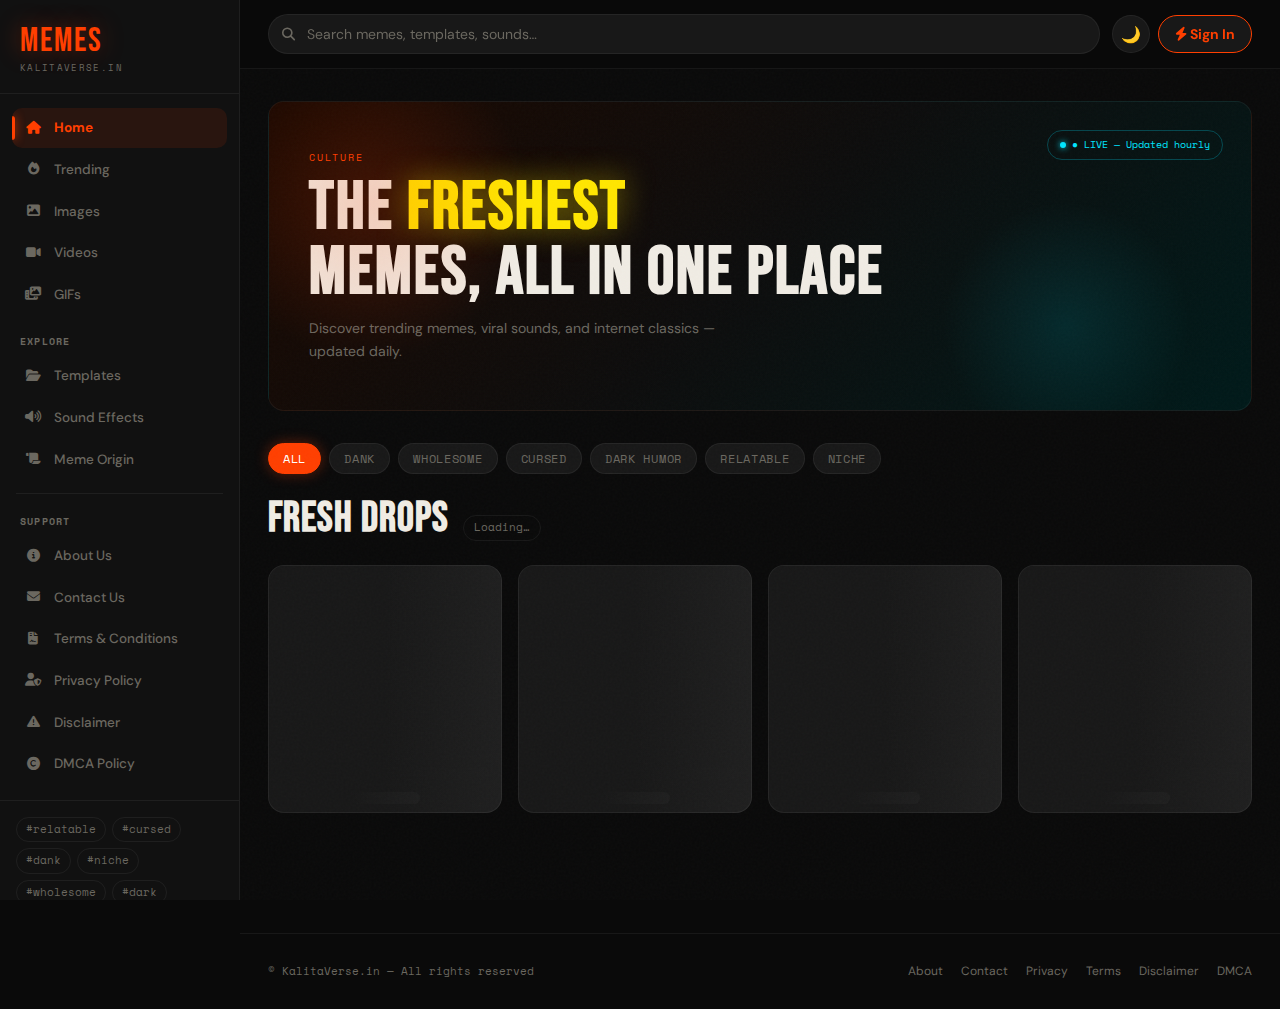
<file: index.html>
<!DOCTYPE html>
<html lang="en">
<head>
  <meta charset="UTF-8" />
  <title>MEMES | KalitaVerse</title>
  <meta name="viewport" content="width=device-width, initial-scale=1.0" />
  <link rel="stylesheet" href="style.css" />
  <link rel="stylesheet" href="https://cdnjs.cloudflare.com/ajax/libs/font-awesome/6.5.1/css/all.min.css" />
  <link rel="preconnect" href="https://fonts.googleapis.com" />
</head>

<body>
<div class="app">

  <!-- ── SIDEBAR ───────────────────────────── -->
  <aside class="sidebar">
    <div class="logo-wrap">
      <div class="logo">MEMES</div>
      <div class="logo-sub">KalitaVerse.in</div>
    </div>

    <nav>
      <a href="#" class="active" data-section="home">
        <span class="icon"><i class="fa-solid fa-house"></i></span>
        <span class="label">Home</span>
      </a>
      <a href="#" data-section="trending">
        <span class="icon"><i class="fa-solid fa-fire"></i></span>
        <span class="label">Trending</span>
      </a>
      <a href="#" data-section="images">
        <span class="icon"><i class="fa-solid fa-image"></i></span>
        <span class="label">Images</span>
      </a>
      <a href="#" data-section="videos">
        <span class="icon"><i class="fa-solid fa-video"></i></span>
        <span class="label">Videos</span>
      </a>
      <a href="#" data-section="gifs">
        <span class="icon"><i class="fa-solid fa-photo-film"></i></span>
        <span class="label">GIFs</span>
      </a>

      <h4>Explore</h4>

      <a href="#" data-section="templates">
        <span class="icon"><i class="fa-solid fa-folder-open"></i></span>
        <span class="label">Templates</span>
      </a>
      <a href="#" data-section="sound">
        <span class="icon"><i class="fa-solid fa-volume-high"></i></span>
        <span class="label">Sound Effects</span>
      </a>
      <a href="#" data-section="origin">
        <span class="icon"><i class="fa-solid fa-scroll"></i></span>
        <span class="label">Meme Origin</span>
      </a>

      <hr class="divider" />
      <h4>Support</h4>

      <a href="about.html">
        <span class="icon"><i class="fa-solid fa-circle-info"></i></span>
        <span class="label">About Us</span>
      </a>
      <a href="contact.html">
        <span class="icon"><i class="fa-solid fa-envelope"></i></span>
        <span class="label">Contact Us</span>
      </a>
      <a href="terms.html">
        <span class="icon"><i class="fa-solid fa-file-contract"></i></span>
        <span class="label">Terms &amp; Conditions</span>
      </a>
      <a href="privacy.html">
        <span class="icon"><i class="fa-solid fa-user-shield"></i></span>
        <span class="label">Privacy Policy</span>
      </a>
      <a href="disclaimer.html">
        <span class="icon"><i class="fa-solid fa-triangle-exclamation"></i></span>
        <span class="label">Disclaimer</span>
      </a>
      <a href="dmca.html">
        <span class="icon"><i class="fa-solid fa-copyright"></i></span>
        <span class="label">DMCA Policy</span>
      </a>
    </nav>

    <div class="sidebar-tags">
      <span class="tag">#relatable</span>
      <span class="tag">#cursed</span>
      <span class="tag">#dank</span>
      <span class="tag">#niche</span>
      <span class="tag">#wholesome</span>
      <span class="tag">#dark</span>
    </div>
  </aside>

  <!-- ── MAIN ──────────────────────────────── -->
  <main class="main">

    <!-- Topbar -->
    <header class="topbar">
      <div class="search-wrap">
        <i class="fa-solid fa-magnifying-glass"></i>
        <input type="search" placeholder="Search memes, templates, sounds…" />
      </div>
      <div class="top-actions">
        <button id="themeToggle" title="Toggle theme">🌙</button>
        <button class="signin"><i class="fa-solid fa-bolt"></i> Sign In</button>
      </div>
    </header>

    <div class="page-content">

      <!-- ══ HOME ════════════════════════════════ -->
      <section class="content active" id="home">

        <!-- Hero -->
        <div class="hero">
          <div class="hero-glow"></div>
          <div class="hero-glow2"></div>
          <div class="hero-badge">● LIVE — Updated hourly</div>
          <div class="hero-label">Culture</div>
          <h1>The <em>Freshest</em><br>Memes, All in One Place</h1>
         <p>Discover trending memes, viral sounds, and internet classics — updated daily.</p>
        </div>

        <!-- Filter chips -->
        <div class="filter-row">
          <span class="chip active">All</span>
          <span class="chip">Dank</span>
          <span class="chip">Wholesome</span>
          <span class="chip">Cursed</span>
          <span class="chip">Dark Humor</span>
          <span class="chip">Relatable</span>
          <span class="chip">Niche</span>
        </div>

        <div class="section-header">
          <h2 class="section-title">Fresh Drops</h2>
          <span class="section-count" id="home-count">Loading…</span>
        </div>

        <div class="grid" id="home-container">
          <!-- Skeletons -->
          <div class="skel-card skeleton"><div class="skeleton skel-img"></div><div class="skeleton skel-line"></div><div class="skeleton skel-line short"></div></div>
          <div class="skel-card skeleton"><div class="skeleton skel-img"></div><div class="skeleton skel-line"></div><div class="skeleton skel-line short"></div></div>
          <div class="skel-card skeleton"><div class="skeleton skel-img"></div><div class="skeleton skel-line"></div><div class="skeleton skel-line short"></div></div>
          <div class="skel-card skeleton"><div class="skeleton skel-img"></div><div class="skeleton skel-line"></div><div class="skeleton skel-line short"></div></div>
        </div>
      </section>

      <!-- ══ TRENDING ════════════════════════════ -->
      <section class="content" id="trending">

        <div class="section-header">
          <h2 class="section-title">Trending Now</h2>
          <span class="section-count" id="trending-count">Loading…</span>
        </div>

        <div class="filter-row">
          <span class="chip active">Today</span>
          <span class="chip">This Week</span>
          <span class="chip">This Month</span>
          <span class="chip">All Time</span>
        </div>

        <div class="grid" id="trending-container">
          <div class="skel-card skeleton"><div class="skeleton skel-img"></div><div class="skeleton skel-line"></div><div class="skeleton skel-line short"></div></div>
          <div class="skel-card skeleton"><div class="skeleton skel-img"></div><div class="skeleton skel-line"></div><div class="skeleton skel-line short"></div></div>
          <div class="skel-card skeleton"><div class="skeleton skel-img"></div><div class="skeleton skel-line"></div><div class="skeleton skel-line short"></div></div>
          <div class="skel-card skeleton"><div class="skeleton skel-img"></div><div class="skeleton skel-line"></div><div class="skeleton skel-line short"></div></div>
        </div>
      </section>

      <!-- ══ IMAGES ══════════════════════════════ -->
      <section class="content" id="images">
  <div class="section-header">
    <h2 class="section-title">Image Memes</h2>
    <span class="section-count">Trending Memes</span>
  </div>

  <div class="filter-row">
    <span class="chip active">Trending</span>
    <span class="chip">Reaction</span>
    <span class="chip">Classic</span>
    <span class="chip">Gaming</span>
  </div>

  <div class="grid">

    <div class="card">
      <div class="card-thumb">
        <img src="https://i.imgflip.com/30b1gx.jpg" loading="lazy" />
        <span class="card-badge hot">HOT</span>
      </div>
      <div class="card-body">
        <div class="card-title">No-Yes</div>
        <div class="card-meta"><span>12k likes</span><span class="card-meta-dot"></span><span>Classic</span></div>
        <div class="card-actions">
          <button class="like-btn"><i class="fa-regular fa-heart"></i> Like</button>
          <button class="share-btn"><i class="fa-solid fa-arrow-up-from-bracket"></i></button>
        </div>
      </div>
    </div>

    <div class="card">
      <div class="card-thumb">
        <img src="https://i.imgflip.com/1ur9b0.jpg" loading="lazy" />
      </div>
      <div class="card-body">
        <div class="card-title">Distracted Boyfriend</div>
        <div class="card-meta"><span>9.4k likes</span><span class="card-meta-dot"></span><span>Classic</span></div>
        <div class="card-actions">
          <button class="like-btn"><i class="fa-regular fa-heart"></i> Like</button>
          <button class="share-btn"><i class="fa-solid fa-arrow-up-from-bracket"></i></button>
        </div>
      </div>
    </div>

    <div class="card">
      <div class="card-thumb">
        <img src="https://i.imgflip.com/345v97.jpg" loading="lazy" />
        <span class="card-badge new">NEW</span>
      </div>
      <div class="card-body">
        <div class="card-title">Catblaming</div>
        <div class="card-meta"><span>6.7k likes</span><span class="card-meta-dot"></span><span>Reaction</span></div>
        <div class="card-actions">
          <button class="like-btn"><i class="fa-regular fa-heart"></i> Like</button>
          <button class="share-btn"><i class="fa-solid fa-arrow-up-from-bracket"></i></button>
        </div>
      </div>
    </div>

    <div class="card">
      <div class="card-thumb">
        <img src="https://i.imgflip.com/2gnnjh.jpg" loading="lazy" />
      </div>
      <div class="card-body">
        <div class="card-title">Side-eye</div>
        <div class="card-meta"><span>11.2k likes</span><span class="card-meta-dot"></span><span>Reaction</span></div>
        <div class="card-actions">
          <button class="like-btn"><i class="fa-regular fa-heart"></i> Like</button>
          <button class="share-btn"><i class="fa-solid fa-arrow-up-from-bracket"></i></button>
        </div>
      </div>
    </div>

    <div class="card">
      <div class="card-thumb">
        <img src="https://i.imgflip.com/26am.jpg" loading="lazy" />
      </div>
      <div class="card-body">
        <div class="card-title">Hmm</div>
        <div class="card-meta"><span>5.9k likes</span><span class="card-meta-dot"></span><span>Classic</span></div>
        <div class="card-actions">
          <button class="like-btn"><i class="fa-regular fa-heart"></i> Like</button>
          <button class="share-btn"><i class="fa-solid fa-arrow-up-from-bracket"></i></button>
        </div>
      </div>
    </div>

    <div class="card">
      <div class="card-thumb">
        <img src="https://i.imgflip.com/1bij.jpg" loading="lazy" />
        <span class="card-badge hot">VIRAL</span>
      </div>
      <div class="card-body">
        <div class="card-title">Heres</div>
        <div class="card-meta"><span>8.2k likes</span><span class="card-meta-dot"></span><span>Classic</span></div>
        <div class="card-actions">
          <button class="like-btn"><i class="fa-regular fa-heart"></i> Like</button>
          <button class="share-btn"><i class="fa-solid fa-arrow-up-from-bracket"></i></button>
        </div>
      </div>
    </div>

    <div class="card">
      <div class="card-thumb">
        <img src="https://i.imgflip.com/1otk96.jpg" loading="lazy" />
      </div>
      <div class="card-body">
        <div class="card-title">BoBcock</div>
        <div class="card-meta"><span>7.3k likes</span><span class="card-meta-dot"></span><span>Reaction</span></div>
        <div class="card-actions">
          <button class="like-btn"><i class="fa-regular fa-heart"></i> Like</button>
          <button class="share-btn"><i class="fa-solid fa-arrow-up-from-bracket"></i></button>
        </div>
      </div>
    </div>

    <div class="card">
      <div class="card-thumb">
        <img src="https://i.imgflip.com/3si4.jpg" loading="lazy" />
      </div>
      <div class="card-body">
        <div class="card-title">Take my money</div>
        <div class="card-meta"><span>4.8k likes</span><span class="card-meta-dot"></span><span>Classic</span></div>
        <div class="card-actions">
          <button class="like-btn"><i class="fa-regular fa-heart"></i> Like</button>
          <button class="share-btn"><i class="fa-solid fa-arrow-up-from-bracket"></i></button>
        </div>
      </div>
    </div>

  </div>
</section>
      <!-- ══ VIDEOS ══════════════════════════════ -->
<section class="content" id="videos">
  <div class="section-header">
    <h2 class="section-title">Video Memes</h2>
    <span class="section-count">Trending Clips</span>
  </div>

  <div class="filter-row">
    <span class="chip active">Trending</span>
    <span class="chip">Shorts</span>
    <span class="chip">Gaming</span>
    <span class="chip">Reaction</span>
  </div>

  <div class="grid">

    <div class="card">
      <div class="card-thumb" style="background:#111;display:flex;align-items:center;justify-content:center;aspect-ratio:16/9">
        <i class="fa-solid fa-play" style="font-size:36px;color:rgba(255,255,255,0.2)"></i>
        <span class="card-badge hot">VIRAL</span>
      </div>
      <div class="card-body">
        <div class="card-title">NPC Streaming Moment</div>
        <div class="card-meta"><span>0:12</span><span class="card-meta-dot"></span><span>42k views</span></div>
        <div class="card-actions">
          <button class="like-btn"><i class="fa-regular fa-heart"></i> Like</button>
          <button class="share-btn"><i class="fa-solid fa-arrow-up-from-bracket"></i></button>
        </div>
      </div>
    </div>

    <div class="card">
      <div class="card-thumb" style="background:#111;display:flex;align-items:center;justify-content:center;aspect-ratio:16/9">
        <i class="fa-solid fa-play" style="font-size:36px;color:rgba(255,255,255,0.2)"></i>
        <span class="card-badge new">TREND</span>
      </div>
      <div class="card-body">
        <div class="card-title">Side Eye Reaction</div>
        <div class="card-meta"><span>0:08</span><span class="card-meta-dot"></span><span>28k views</span></div>
        <div class="card-actions">
          <button class="like-btn"><i class="fa-regular fa-heart"></i> Like</button>
          <button class="share-btn"><i class="fa-solid fa-arrow-up-from-bracket"></i></button>
        </div>
      </div>
    </div>

    <div class="card">
      <div class="card-thumb" style="background:#111;display:flex;align-items:center;justify-content:center;aspect-ratio:16/9">
        <i class="fa-solid fa-play" style="font-size:36px;color:rgba(255,255,255,0.2)"></i>
      </div>
      <div class="card-body">
        <div class="card-title">Gigachad Edit</div>
        <div class="card-meta"><span>0:18</span><span class="card-meta-dot"></span><span>65k views</span></div>
        <div class="card-actions">
          <button class="like-btn"><i class="fa-regular fa-heart"></i> Like</button>
          <button class="share-btn"><i class="fa-solid fa-arrow-up-from-bracket"></i></button>
        </div>
      </div>
    </div>

    <div class="card">
      <div class="card-thumb" style="background:#111;display:flex;align-items:center;justify-content:center;aspect-ratio:16/9">
        <i class="fa-solid fa-play" style="font-size:36px;color:rgba(255,255,255,0.2)"></i>
      </div>
      <div class="card-body">
        <div class="card-title">Metal Pipe Compilation</div>
        <div class="card-meta"><span>1:02</span><span class="card-meta-dot"></span><span>91k views</span></div>
        <div class="card-actions">
          <button class="like-btn"><i class="fa-regular fa-heart"></i> Like</button>
          <button class="share-btn"><i class="fa-solid fa-arrow-up-from-bracket"></i></button>
        </div>
      </div>
    </div>

    <div class="card">
      <div class="card-thumb" style="background:#111;display:flex;align-items:center;justify-content:center;aspect-ratio:16/9">
        <i class="fa-solid fa-play" style="font-size:36px;color:rgba(255,255,255,0.2)"></i>
        <span class="card-badge hot">HOT</span>
      </div>
      <div class="card-body">
        <div class="card-title">Goofy Ahh Moments</div>
        <div class="card-meta"><span>0:34</span><span class="card-meta-dot"></span><span>73k views</span></div>
        <div class="card-actions">
          <button class="like-btn"><i class="fa-regular fa-heart"></i> Like</button>
          <button class="share-btn"><i class="fa-solid fa-arrow-up-from-bracket"></i></button>
        </div>
      </div>
    </div>

    <div class="card">
      <div class="card-thumb" style="background:#111;display:flex;align-items:center;justify-content:center;aspect-ratio:16/9">
        <i class="fa-solid fa-play" style="font-size:36px;color:rgba(255,255,255,0.2)"></i>
      </div>
      <div class="card-body">
        <div class="card-title">Among Us Funny Moments</div>
        <div class="card-meta"><span>0:52</span><span class="card-meta-dot"></span><span>39k views</span></div>
        <div class="card-actions">
          <button class="like-btn"><i class="fa-regular fa-heart"></i> Like</button>
          <button class="share-btn"><i class="fa-solid fa-arrow-up-from-bracket"></i></button>
        </div>
      </div>
    </div>

    <div class="card">
      <div class="card-thumb" style="background:#111;display:flex;align-items:center;justify-content:center;aspect-ratio:16/9">
        <i class="fa-solid fa-play" style="font-size:36px;color:rgba(255,255,255,0.2)"></i>
      </div>
      <div class="card-body">
        <div class="card-title">Emotional Damage Clip</div>
        <div class="card-meta"><span>0:09</span><span class="card-meta-dot"></span><span>54k views</span></div>
        <div class="card-actions">
          <button class="like-btn"><i class="fa-regular fa-heart"></i> Like</button>
          <button class="share-btn"><i class="fa-solid fa-arrow-up-from-bracket"></i></button>
        </div>
      </div>
    </div>

    <div class="card">
      <div class="card-thumb" style="background:#111;display:flex;align-items:center;justify-content:center;aspect-ratio:16/9">
        <i class="fa-solid fa-play" style="font-size:36px;color:rgba(255,255,255,0.2)"></i>
      </div>
      <div class="card-body">
        <div class="card-title">Skull 💀 Moments</div>
        <div class="card-meta"><span>0:21</span><span class="card-meta-dot"></span><span>33k views</span></div>
        <div class="card-actions">
          <button class="like-btn"><i class="fa-regular fa-heart"></i> Like</button>
          <button class="share-btn"><i class="fa-solid fa-arrow-up-from-bracket"></i></button>
        </div>
      </div>
    </div>

  </div>
</section>
      <!-- ══ GIFs ════════════════════════════════ -->
      <section class="content" id="gifs">
        <div class="section-header">
          <h2 class="section-title">GIF Gallery</h2>
          <span class="section-count">Animated</span>
        </div>
        <div class="filter-row">
          <span class="chip active">All</span>
          <span class="chip">Reactions</span>
          <span class="chip">Loops</span>
          <span class="chip">Cinemagraph</span>
        </div>
        <div class="grid">
          <div class="card"><div class="card-thumb"><img src="https://media.giphy.com/media/11sBLVxNs7v6WA/giphy.gif" alt="" loading="lazy" /></div><div class="card-body"><div class="card-title">This is Fine 🔥</div><div class="card-meta"><span>Reaction</span><span class="card-meta-dot"></span><span>4.2k uses</span></div><div class="card-actions"><button class="like-btn"><i class="fa-regular fa-heart"></i> Like</button><button class="share-btn"><i class="fa-solid fa-arrow-up-from-bracket"></i></button></div></div></div>
          <div class="card"><div class="card-thumb"><img src="https://media.giphy.com/media/HteV6g0QTNxp6/giphy.gif" alt="" loading="lazy" /></div><div class="card-body"><div class="card-title">Typing… (Forever)</div><div class="card-meta"><span>Mood</span><span class="card-meta-dot"></span><span>2.8k uses</span></div><div class="card-actions"><button class="like-btn"><i class="fa-regular fa-heart"></i> Like</button><button class="share-btn"><i class="fa-solid fa-arrow-up-from-bracket"></i></button></div></div></div>
          <div class="card"><div class="card-thumb"><img src="https://media.giphy.com/media/3oEjI6SIIHBdRxXI40/giphy.gif" alt="" loading="lazy" /></div><div class="card-body"><div class="card-title">Math is Hard</div><div class="card-meta"><span>Relatable</span><span class="card-meta-dot"></span><span>7.1k uses</span></div><div class="card-actions"><button class="like-btn liked"><i class="fa-solid fa-heart"></i> Liked</button><button class="share-btn"><i class="fa-solid fa-arrow-up-from-bracket"></i></button></div></div></div>
<div class="card">
  <div class="card-thumb">
    <img src="https://media.giphy.com/media/14uQ3cOFteDaU/giphy.gif" loading="lazy" />
  </div>
  <div class="card-body">
    <div class="card-title">404 error</div>
    <div class="card-meta"><span>Reaction</span><span class="card-meta-dot"></span><span>9.4k uses</span></div>
    <div class="card-actions">
      <button class="like-btn"><i class="fa-regular fa-heart"></i> Like</button>
      <button class="share-btn"><i class="fa-solid fa-arrow-up-from-bracket"></i></button>
    </div>
  </div>
</div>

<div class="card">
  <div class="card-thumb">
    <img src="https://media.giphy.com/media/l3q2K5jinAlChoCLS/giphy.gif" loading="lazy" />
  </div>
  <div class="card-body">
    <div class="card-title">Stunned</div>
    <div class="card-meta"><span>Reaction</span><span class="card-meta-dot"></span><span>6.7k uses</span></div>
    <div class="card-actions">
      <button class="like-btn"><i class="fa-regular fa-heart"></i> Like</button>
      <button class="share-btn"><i class="fa-solid fa-arrow-up-from-bracket"></i></button>
    </div>
  </div>
</div>

<div class="card">
  <div class="card-thumb">
    <img src="https://media.giphy.com/media/3o7btPCcdNniyf0ArS/giphy.gif" loading="lazy" />
  </div>
  <div class="card-body">
    <div class="card-title">Confused</div>
    <div class="card-meta"><span>Reaction</span><span class="card-meta-dot"></span><span>5.2k uses</span></div>
    <div class="card-actions">
      <button class="like-btn"><i class="fa-regular fa-heart"></i> Like</button>
      <button class="share-btn"><i class="fa-solid fa-arrow-up-from-bracket"></i></button>
    </div>
  </div>
</div>

<div class="card">
  <div class="card-thumb">
    <img src="https://media.giphy.com/media/YV1eoHooDmzC0/giphy.gif" loading="lazy" />
  </div>
  <div class="card-body">
    <div class="card-title">Deal With It</div>
    <div class="card-meta"><span>Classic</span><span class="card-meta-dot"></span><span>4.6k uses</span></div>
    <div class="card-actions">
      <button class="like-btn"><i class="fa-regular fa-heart"></i> Like</button>
      <button class="share-btn"><i class="fa-solid fa-arrow-up-from-bracket"></i></button>
    </div>
  </div>
</div>

<div class="card">
  <div class="card-thumb">
    <img src="https://media.giphy.com/media/26n6WywJyh39n1pBu/giphy.gif" loading="lazy" />
  </div>
  <div class="card-body">
    <div class="card-title">Look out</div>
    <div class="card-meta"><span>Reaction</span><span class="card-meta-dot"></span><span>3.9k uses</span></div>
    <div class="card-actions">
      <button class="like-btn"><i class="fa-regular fa-heart"></i> Like</button>
      <button class="share-btn"><i class="fa-solid fa-arrow-up-from-bracket"></i></button>
    </div>
  </div>
</div>

<div class="card">
  <div class="card-thumb">
    <img src="https://media.giphy.com/media/5VKbvrjxpVJCM/giphy.gif" loading="lazy" />
  </div>
  <div class="card-body">
    <div class="card-title">Mind Blown</div>
    <div class="card-meta"><span>Reaction</span><span class="card-meta-dot"></span><span>6.2k uses</span></div>
    <div class="card-actions">
      <button class="like-btn"><i class="fa-regular fa-heart"></i> Like</button>
      <button class="share-btn"><i class="fa-solid fa-arrow-up-from-bracket"></i></button>
    </div>
  </div>
</div>
      </section>

     <!-- ══ TEMPLATES ═══════════════════════════ -->
<section class="content" id="templates">
  <div class="section-header">
    <h2 class="section-title">Meme Templates</h2>
    <span class="section-count">Trending Templates</span>
  </div>

  <div class="filter-row">
    <span class="chip active">Trending</span>
    <span class="chip">Classic</span>
    <span class="chip">Gaming</span>
    <span class="chip">Reaction</span>
  </div>

  <div class="grid">

    <div class="template-card">
      <img src="https://picsum.photos/seed/gigachad/400/225" alt="" loading="lazy" />
      <div class="template-card-use"><button class="use-btn">Use Template</button></div>
      <div class="template-card-body">
        <div class="template-card-title">Gigachad</div>
        <div class="card-meta"><span>Trending</span><span class="card-meta-dot"></span><span>3.2M uses</span></div>
      </div>
    </div>

    <div class="template-card">
      <img src="https://picsum.photos/seed/sideeye/400/225" alt="" loading="lazy" />
      <div class="template-card-use"><button class="use-btn">Use Template</button></div>
      <div class="template-card-body">
        <div class="template-card-title">Side Eye</div>
        <div class="card-meta"><span>Reaction</span><span class="card-meta-dot"></span><span>2.5M uses</span></div>
      </div>
    </div>

    <div class="template-card">
      <img src="https://picsum.photos/seed/skull/400/225" alt="" loading="lazy" />
      <div class="template-card-use"><button class="use-btn">Use Template</button></div>
      <div class="template-card-body">
        <div class="template-card-title">Skull 💀</div>
        <div class="card-meta"><span>Gen-Z</span><span class="card-meta-dot"></span><span>2.1M uses</span></div>
      </div>
    </div>

    <div class="template-card">
      <img src="https://picsum.photos/seed/ohno/400/225" alt="" loading="lazy" />
      <div class="template-card-use"><button class="use-btn">Use Template</button></div>
      <div class="template-card-body">
        <div class="template-card-title">Oh No Anyway</div>
        <div class="card-meta"><span>Classic</span><span class="card-meta-dot"></span><span>1.8M uses</span></div>
      </div>
    </div>

    <div class="template-card">
      <img src="https://picsum.photos/seed/amongus/400/225" alt="" loading="lazy" />
      <div class="template-card-use"><button class="use-btn">Use Template</button></div>
      <div class="template-card-body">
        <div class="template-card-title">Among Us Sus</div>
        <div class="card-meta"><span>Gaming</span><span class="card-meta-dot"></span><span>1.6M uses</span></div>
      </div>
    </div>

    <div class="template-card">
      <img src="https://picsum.photos/seed/disastergirl/400/225" alt="" loading="lazy" />
      <div class="template-card-use"><button class="use-btn">Use Template</button></div>
      <div class="template-card-body">
        <div class="template-card-title">Disaster Girl</div>
        <div class="card-meta"><span>Classic</span><span class="card-meta-dot"></span><span>1.4M uses</span></div>
      </div>
    </div>

    <div class="template-card">
      <img src="https://picsum.photos/seed/drake/400/225" alt="" loading="lazy" />
      <div class="template-card-use"><button class="use-btn">Use Template</button></div>
      <div class="template-card-body">
        <div class="template-card-title">Drake Hotline Bling</div>
        <div class="card-meta"><span>Classic</span><span class="card-meta-dot"></span><span>3.8M uses</span></div>
      </div>
    </div>

    <div class="template-card">
      <img src="https://picsum.photos/seed/cat/400/225" alt="" loading="lazy" />
      <div class="template-card-use"><button class="use-btn">Use Template</button></div>
      <div class="template-card-body">
        <div class="template-card-title">Woman Yelling at Cat</div>
        <div class="card-meta"><span>Reaction</span><span class="card-meta-dot"></span><span>2.2M uses</span></div>
      </div>
    </div>

    <div class="template-card">
      <img src="https://picsum.photos/seed/distracted/400/225" alt="" loading="lazy" />
      <div class="template-card-use"><button class="use-btn">Use Template</button></div>
      <div class="template-card-body">
        <div class="template-card-title">Distracted Boyfriend</div>
        <div class="card-meta"><span>Classic</span><span class="card-meta-dot"></span><span>2.7M uses</span></div>
      </div>
    </div>

  </div>
</section>

      <!-- ══ SOUND ════════════════════════════════ -->
<section class="content" id="sound">
  <div class="section-header">
    <h2 class="section-title">Sound Effects</h2>
    <span class="section-count">Trending Sounds</span>
  </div>

  <div class="filter-row">
    <span class="chip active">All</span>
    <span class="chip">Instagram</span>
    <span class="chip">Gaming</span>
    <span class="chip">Classic</span>
    <span class="chip">Reaction</span>
  </div>

  <div class="grid" style="grid-template-columns: repeat(auto-fill, minmax(320px, 1fr));">

    <div class="sound-card">
      <div class="sound-icon"><i class="fa-solid fa-burst"></i></div>
      <div class="sound-info">
        <div class="sound-title">Vine Boom</div>
        <div class="sound-meta">0:01 · Classic · 12M uses</div>
      </div>
      <div class="sound-bar"><span></span><span></span><span></span><span></span><span></span></div>
      <button class="play-btn"><i class="fa-solid fa-play"></i></button>
    </div>

    <div class="sound-card">
      <div class="sound-icon"><i class="fa-solid fa-skull"></i></div>
      <div class="sound-info">
        <div class="sound-title">Metal Pipe</div>
        <div class="sound-meta">0:02 · Instagram · 18M uses</div>
      </div>
      <div class="sound-bar"><span></span><span></span><span></span><span></span><span></span></div>
      <button class="play-btn"><i class="fa-solid fa-play"></i></button>
    </div>

    <div class="sound-card">
      <div class="sound-icon"><i class="fa-solid fa-triangle-exclamation"></i></div>
      <div class="sound-info">
        <div class="sound-title">Discord Notification</div>
        <div class="sound-meta">0:01 · Reaction · 9.5M uses</div>
      </div>
      <div class="sound-bar"><span></span><span></span><span></span><span></span><span></span></div>
      <button class="play-btn"><i class="fa-solid fa-play"></i></button>
    </div>

    <div class="sound-card">
      <div class="sound-icon"><i class="fa-solid fa-ghost"></i></div>
      <div class="sound-info">
        <div class="sound-title">Goofy Ahh Sound</div>
        <div class="sound-meta">0:03 · Instagram · 14M uses</div>
      </div>
      <div class="sound-bar"><span></span><span></span><span></span><span></span><span></span></div>
      <button class="play-btn"><i class="fa-solid fa-play"></i></button>
    </div>

    <div class="sound-card">
      <div class="sound-icon"><i class="fa-solid fa-gamepad"></i></div>
      <div class="sound-info">
        <div class="sound-title">Among Us Kill</div>
        <div class="sound-meta">0:02 · Gaming · 7.1M uses</div>
      </div>
      <div class="sound-bar"><span></span><span></span><span></span><span></span><span></span></div>
      <button class="play-btn"><i class="fa-solid fa-play"></i></button>
    </div>

    <div class="sound-card">
      <div class="sound-icon"><i class="fa-solid fa-bolt"></i></div>
      <div class="sound-info">
        <div class="sound-title">GTA Wasted</div>
        <div class="sound-meta">0:03 · Gaming · 8.8M uses</div>
      </div>
      <div class="sound-bar"><span></span><span></span><span></span><span></span><span></span></div>
      <button class="play-btn"><i class="fa-solid fa-play"></i></button>
    </div>

    <div class="sound-card">
      <div class="sound-icon"><i class="fa-solid fa-face-laugh"></i></div>
      <div class="sound-info">
        <div class="sound-title">Laugh Track</div>
        <div class="sound-meta">0:04 · Reaction · 6.3M uses</div>
      </div>
      <div class="sound-bar"><span></span><span></span><span></span><span></span><span></span></div>
      <button class="play-btn"><i class="fa-solid fa-play"></i></button>
    </div>

    <div class="sound-card">
      <div class="sound-icon"><i class="fa-solid fa-music"></i></div>
      <div class="sound-info">
        <div class="sound-title">Coffin Dance</div>
        <div class="sound-meta">0:30 · Classic · 15M uses</div>
      </div>
      <div class="sound-bar"><span></span><span></span><span></span><span></span><span></span></div>
      <button class="play-btn"><i class="fa-solid fa-play"></i></button>
    </div>

    <div class="sound-card">
      <div class="sound-icon"><i class="fa-solid fa-skull-crossbones"></i></div>
      <div class="sound-info">
        <div class="sound-title">Dramatic Boom</div>
        <div class="sound-meta">0:02 · Cinematic · 11M uses</div>
      </div>
      <div class="sound-bar"><span></span><span></span><span></span><span></span><span></span></div>
      <button class="play-btn"><i class="fa-solid fa-play"></i></button>
    </div>

  </div>
</section>

      <!-- ══ ORIGIN ═══════════════════════════════ -->
<section class="content" id="origin">
  <div class="section-header">
    <h2 class="section-title">Meme Origins</h2>
    <span class="section-count">Internet Archaeology</span>
  </div>

  <div class="timeline">
    <div class="timeline-item">
      <div class="timeline-year">2007</div>
      <div class="timeline-name">Rickroll</div>
      <div class="timeline-desc">
        One of the earliest viral pranks. Users were tricked into clicking a link that led to Rick Astley's "Never Gonna Give You Up." It became a defining early internet joke and is still alive today.
      </div>
    </div>

    <div class="timeline-item" style="animation-delay:0.1s">
      <div class="timeline-year">2010</div>
      <div class="timeline-name">Trollface / Rage Comics</div>
      <div class="timeline-desc">
        The golden age of internet memes. Rage comics dominated Reddit and forums with characters like Trollface, Forever Alone, and Me Gusta expressing relatable emotions.
      </div>
    </div>

    <div class="timeline-item" style="animation-delay:0.2s">
      <div class="timeline-year">2013</div>
      <div class="timeline-name">Doge</div>
      <div class="timeline-desc">
        The Shiba Inu dog with colorful Comic Sans text ("such wow", "much amaze") became one of the most beloved memes ever — later inspiring Dogecoin and crypto culture.
      </div>
    </div>

    <div class="timeline-item" style="animation-delay:0.3s">
      <div class="timeline-year">2016</div>
      <div class="timeline-name">This Is Fine 🔥</div>
      <div class="timeline-desc">
        A calm dog sitting in a burning room became the universal symbol for chaos, stress, and pretending everything is okay.
      </div>
    </div>

    <div class="timeline-item" style="animation-delay:0.4s">
      <div class="timeline-year">2019</div>
      <div class="timeline-name">Woman Yelling At Cat</div>
      <div class="timeline-desc">
        A perfect combination of drama and confusion. This meme became one of the most versatile reaction formats across all platforms.
      </div>
    </div>

    <div class="timeline-item" style="animation-delay:0.5s">
      <div class="timeline-year">2021</div>
      <div class="timeline-name">Among Us</div>
      <div class="timeline-desc">
        "Sus" became part of internet vocabulary. The game exploded globally and inspired countless memes across gaming and social media.
      </div>
    </div>

    <div class="timeline-item" style="animation-delay:0.6s">
      <div class="timeline-year">2023</div>
      <div class="timeline-name">Gigachad</div>
      <div class="timeline-desc">
        The ultimate internet masculinity meme. Gigachad became shorthand for confidence, dominance, and exaggerated perfection.
      </div>
    </div>

    <div class="timeline-item" style="animation-delay:0.7s">
      <div class="timeline-year">2024</div>
      <div class="timeline-name">Skull 💀 / "Dead"</div>
      <div class="timeline-desc">
        The skull emoji replaced "LOL". Gen-Z humor evolved into absurd, minimal, and reaction-based meme formats.
      </div>
    </div>
  </div>
</section>
    </div><!-- /page-content -->

    <!-- Footer -->
    <footer class="site-footer">
      <div class="footer-inner">
        <div class="footer-copy">© <span id="year"></span> KalitaVerse.in — All rights reserved</div>
        <nav class="footer-links">
          <a href="about.html">About</a>
          <a href="contact.html">Contact</a>
          <a href="privacy.html">Privacy</a>
          <a href="terms.html">Terms</a>
          <a href="disclaimer.html">Disclaimer</a>
          <a href="dmca.html">DMCA</a>
        </nav>
      </div>
    </footer>

  </main>
</div>

<!-- ── MOBILE BOTTOM NAV (visible only on small screens) ── -->
<nav class="mobile-nav">
  <a href="#home" data-section="home" class="active">
    <i class="fa-solid fa-house"></i>
    <span>Home</span>
  </a>
  <a href="#trending" data-section="trending">
    <i class="fa-solid fa-fire"></i>
    <span>Trending</span>
  </a>
  <a href="#images" data-section="images">
    <i class="fa-solid fa-image"></i>
    <span>Images</span>
  </a>
  <a href="#gifs" data-section="gifs">
    <i class="fa-solid fa-photo-film"></i>
    <span>GIFs</span>
  </a>
  <a href="#templates" data-section="templates">
    <i class="fa-solid fa-folder-open"></i>
    <span>More</span>
  </a>
</nav>

<script src="script.js"></script>
</body>
</html>
</file>
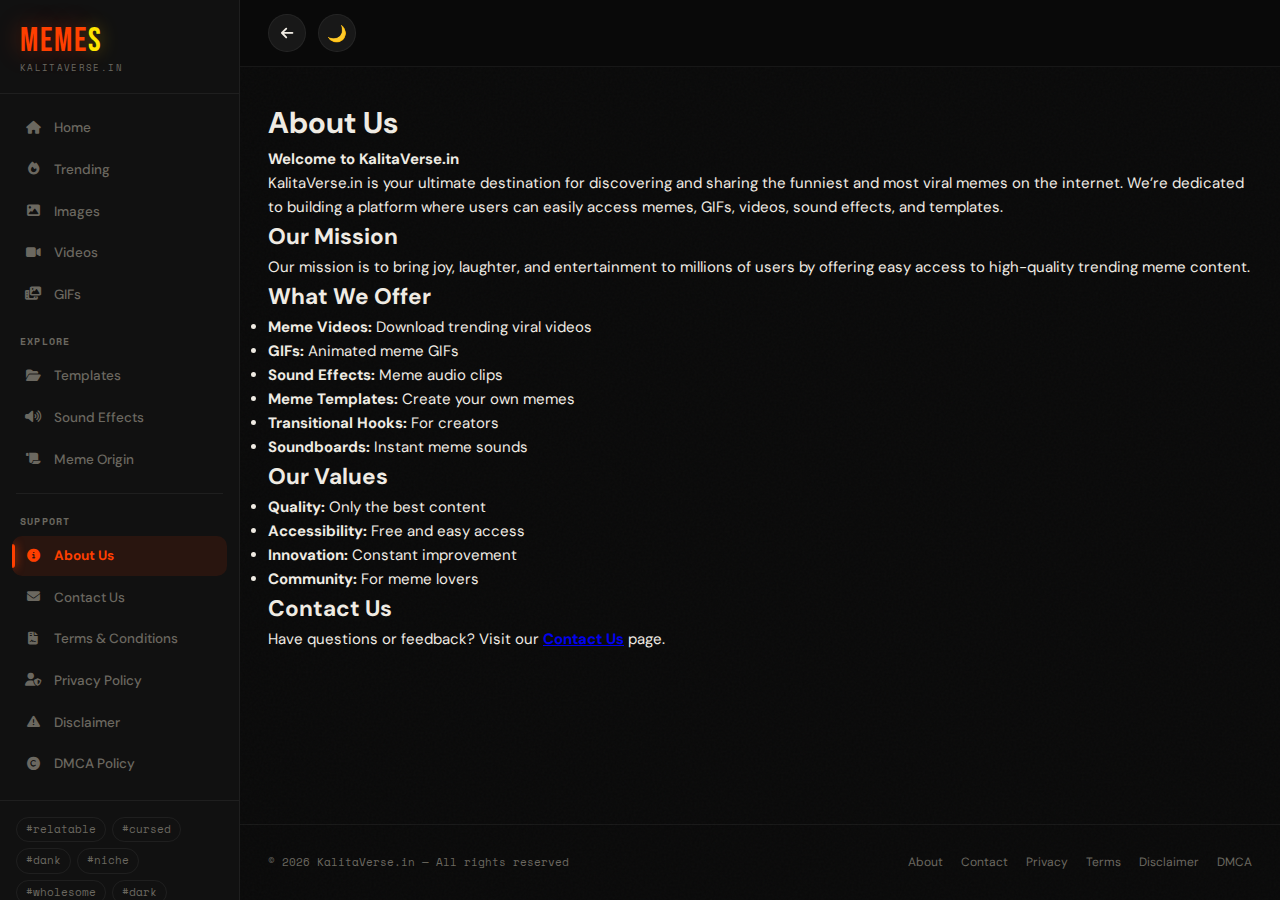
<file: about.html>
<!DOCTYPE html>
<html lang="en">
<head>
  <meta charset="UTF-8" />
  <title>About Us | KalitaVerse</title>
  <meta name="viewport" content="width=device-width, initial-scale=1.0" />
  <meta name="description" content="Learn about KalitaVerse — your ultimate meme destination." />
  <link rel="preconnect" href="https://fonts.googleapis.com" />
  <link rel="stylesheet" href="style.css" />
  <link rel="stylesheet" href="https://cdnjs.cloudflare.com/ajax/libs/font-awesome/6.5.1/css/all.min.css" />
</head>

<body class="dark">
<div class="app">
  <!-- SIDEBAR -->
  <aside class="sidebar">
    <div class="logo-wrap">
      <div class="logo">MEME<span>S</span></div>
      <div class="logo-sub">KalitaVerse.in</div>
    </div>

    <nav>
      <a href="index.html#home">
        <span class="icon"><i class="fa-solid fa-house"></i></span>
        <span class="label">Home</span>
      </a>
      <a href="index.html#trending">
        <span class="icon"><i class="fa-solid fa-fire"></i></span>
        <span class="label">Trending</span>
      </a>
      <a href="index.html#images">
        <span class="icon"><i class="fa-solid fa-image"></i></span>
        <span class="label">Images</span>
      </a>
      <a href="index.html#videos">
        <span class="icon"><i class="fa-solid fa-video"></i></span>
        <span class="label">Videos</span>
      </a>
      <a href="index.html#gifs">
        <span class="icon"><i class="fa-solid fa-photo-film"></i></span>
        <span class="label">GIFs</span>
      </a>

      <h4>Explore</h4>
      <a href="index.html#templates">
        <span class="icon"><i class="fa-solid fa-folder-open"></i></span>
        <span class="label">Templates</span>
      </a>
      <a href="index.html#sound">
        <span class="icon"><i class="fa-solid fa-volume-high"></i></span>
        <span class="label">Sound Effects</span>
      </a>
      <a href="index.html#origin">
        <span class="icon"><i class="fa-solid fa-scroll"></i></span>
        <span class="label">Meme Origin</span>
      </a>

      <hr class="divider" />
      <h4>Support</h4>
      <a href="about.html" class="active">
        <span class="icon"><i class="fa-solid fa-circle-info"></i></span>
        <span class="label">About Us</span>
      </a>
      <a href="contact.html">
        <span class="icon"><i class="fa-solid fa-envelope"></i></span>
        <span class="label">Contact Us</span>
      </a>
      <a href="terms.html">
        <span class="icon"><i class="fa-solid fa-file-contract"></i></span>
        <span class="label">Terms &amp; Conditions</span>
      </a>
      <a href="privacy.html">
        <span class="icon"><i class="fa-solid fa-user-shield"></i></span>
        <span class="label">Privacy Policy</span>
      </a>
      <a href="disclaimer.html">
        <span class="icon"><i class="fa-solid fa-triangle-exclamation"></i></span>
        <span class="label">Disclaimer</span>
      </a>
      <a href="dmca.html">
        <span class="icon"><i class="fa-solid fa-copyright"></i></span>
        <span class="label">DMCA Policy</span>
      </a>
    </nav>

    <div class="sidebar-tags">
      <span class="tag">#relatable</span>
      <span class="tag">#cursed</span>
      <span class="tag">#dank</span>
      <span class="tag">#niche</span>
      <span class="tag">#wholesome</span>
      <span class="tag">#dark</span>
    </div>
  </aside>

  <!-- MAIN -->
  <main class="main">

    <!-- Topbar -->
    <header class="topbar">
      <a href="index.html" class="back-btn" title="Back to home">
        <i class="fa-solid fa-arrow-left"></i>
      </a>
      <div class="top-actions">
        <button id="themeToggle" title="Toggle theme">🌙</button>
      </div>
    </header>

    <div class="page-content">
      <h1>About Us</h1>

      <p class="lead"><strong>Welcome to KalitaVerse.in</strong></p>

      <p>
        KalitaVerse.in is your ultimate destination for discovering and sharing
        the funniest and most viral memes on the internet. We’re dedicated to
        building a platform where users can easily access memes, GIFs, videos,
        sound effects, and templates.
      </p>

      <h2>Our Mission</h2>
      <p>
        Our mission is to bring joy, laughter, and entertainment to millions of
        users by offering easy access to high-quality trending meme content.
      </p>

      <h2>What We Offer</h2>
      <ul>
        <li><strong>Meme Videos:</strong> Download trending viral videos</li>
        <li><strong>GIFs:</strong> Animated meme GIFs</li>
        <li><strong>Sound Effects:</strong> Meme audio clips</li>
        <li><strong>Meme Templates:</strong> Create your own memes</li>
        <li><strong>Transitional Hooks:</strong> For creators</li>
        <li><strong>Soundboards:</strong> Instant meme sounds</li>
      </ul>

      <h2>Our Values</h2>
      <ul>
        <li><strong>Quality:</strong> Only the best content</li>
        <li><strong>Accessibility:</strong> Free and easy access</li>
        <li><strong>Innovation:</strong> Constant improvement</li>
        <li><strong>Community:</strong> For meme lovers</li>
      </ul>

      <h2>Contact Us</h2>
      <p>
        Have questions or feedback?
        Visit our <a href="contact.html"><strong>Contact Us</strong></a> page.
      </p>
    </div>

    <!-- Footer -->
    <footer class="site-footer">
      <div class="footer-inner">
        <div class="footer-copy">© <span id="year"></span> KalitaVerse.in — All rights reserved</div>
        <nav class="footer-links">
          <a href="about.html">About</a>
          <a href="contact.html">Contact</a>
          <a href="privacy.html">Privacy</a>
          <a href="terms.html">Terms</a>
          <a href="disclaimer.html">Disclaimer</a>
          <a href="dmca.html">DMCA</a>
        </nav>
      </div>
    </footer>

  </main>
</div>

<script>
  // Footer year
  document.getElementById("year").textContent = new Date().getFullYear();

  // Theme
  const themeBtn = document.getElementById("themeToggle");
  const saved = localStorage.getItem("theme") || "dark";
  if (saved === "light") {
    document.body.classList.add("light");
    document.body.classList.remove("dark");
    themeBtn.textContent = "☀️";
  }
  themeBtn.addEventListener("click", () => {
    const isLight = document.body.classList.toggle("light");
    document.body.classList.toggle("dark", !isLight);
    themeBtn.textContent = isLight ? "☀️" : "🌙";
    localStorage.setItem("theme", isLight ? "light" : "dark");
  });
</script>
</body>
</html>
</file>
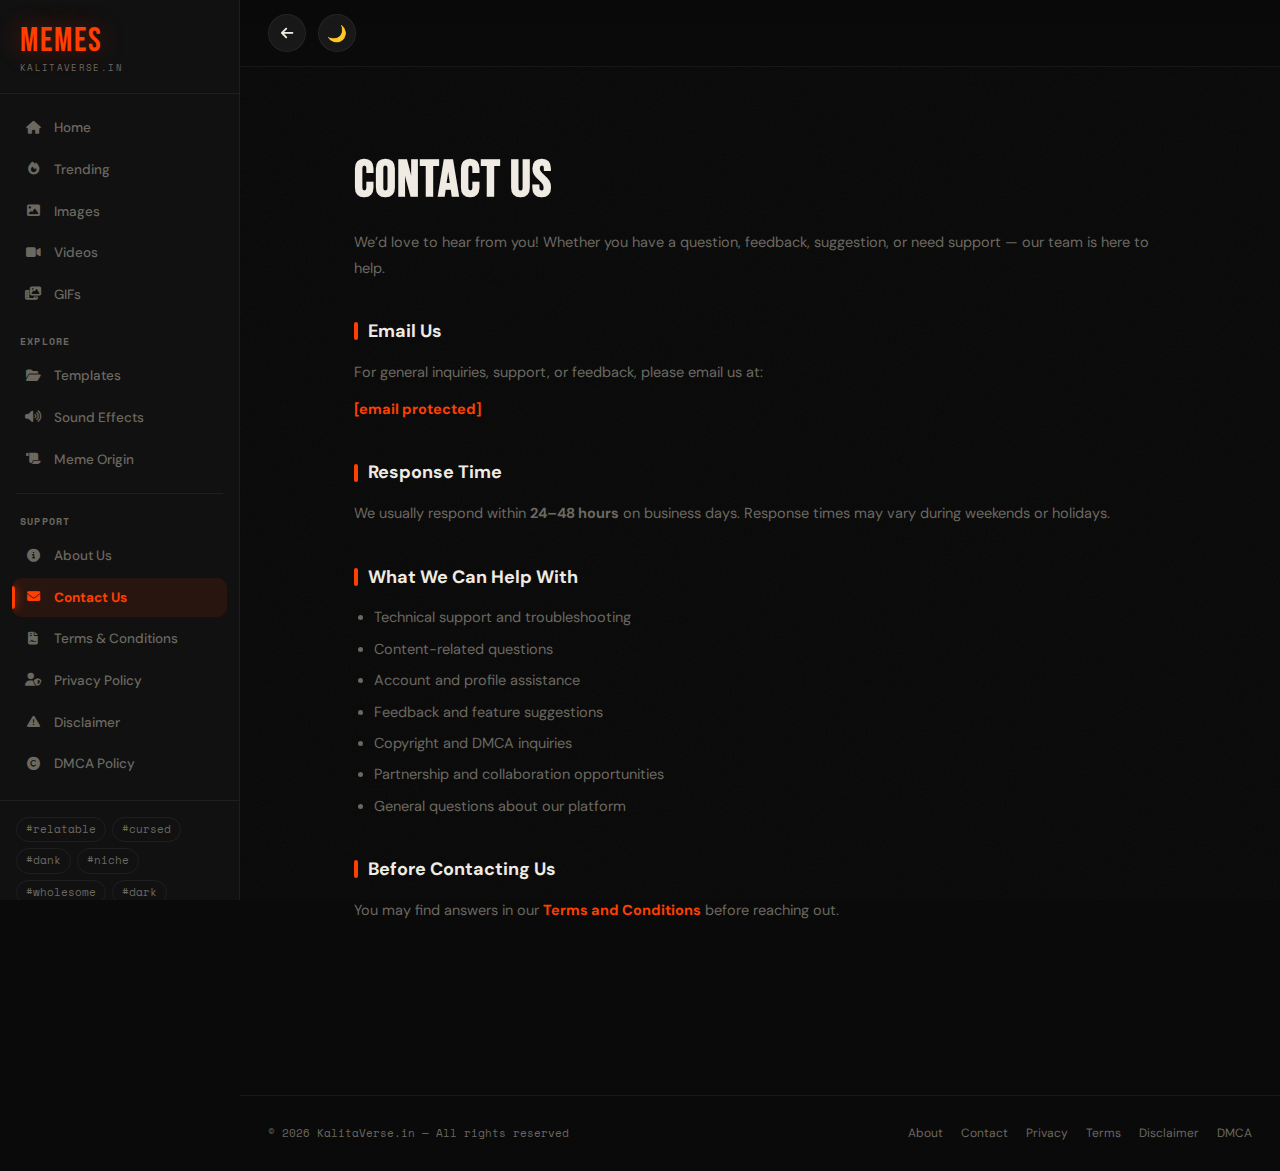
<file: contact.html>
<!DOCTYPE html>
<html lang="en">
<head>
  <meta charset="UTF-8" />
  <title>Contact Us | KalitaVerse</title>
  <meta name="viewport" content="width=device-width, initial-scale=1.0" />
  <meta name="description" content="Get in touch with the KalitaVerse team." />
  <link rel="preconnect" href="https://fonts.googleapis.com" />
  <link rel="stylesheet" href="style.css" />
  <link rel="stylesheet" href="https://cdnjs.cloudflare.com/ajax/libs/font-awesome/6.5.1/css/all.min.css" />
</head>

<body class="dark">
<div class="app">
  <!-- SIDEBAR -->
  <aside class="sidebar">
    <div class="logo-wrap">
      <div class="logo">MEMES</div>
      <div class="logo-sub">KalitaVerse.in</div>
    </div>

    <nav>
      <a href="index.html#home">
        <span class="icon"><i class="fa-solid fa-house"></i></span>
        <span class="label">Home</span>
      </a>
      <a href="index.html#trending">
        <span class="icon"><i class="fa-solid fa-fire"></i></span>
        <span class="label">Trending</span>
      </a>
      <a href="index.html#images">
        <span class="icon"><i class="fa-solid fa-image"></i></span>
        <span class="label">Images</span>
      </a>
      <a href="index.html#videos">
        <span class="icon"><i class="fa-solid fa-video"></i></span>
        <span class="label">Videos</span>
      </a>
      <a href="index.html#gifs">
        <span class="icon"><i class="fa-solid fa-photo-film"></i></span>
        <span class="label">GIFs</span>
      </a>

      <h4>Explore</h4>
      <a href="index.html#templates">
        <span class="icon"><i class="fa-solid fa-folder-open"></i></span>
        <span class="label">Templates</span>
      </a>
      <a href="index.html#sound">
        <span class="icon"><i class="fa-solid fa-volume-high"></i></span>
        <span class="label">Sound Effects</span>
      </a>
      <a href="index.html#origin">
        <span class="icon"><i class="fa-solid fa-scroll"></i></span>
        <span class="label">Meme Origin</span>
      </a>

      <hr class="divider" />
      <h4>Support</h4>
      <a href="about.html">
        <span class="icon"><i class="fa-solid fa-circle-info"></i></span>
        <span class="label">About Us</span>
      </a>
      <a href="contact.html" class="active">
        <span class="icon"><i class="fa-solid fa-envelope"></i></span>
        <span class="label">Contact Us</span>
      </a>
      <a href="terms.html">
        <span class="icon"><i class="fa-solid fa-file-contract"></i></span>
        <span class="label">Terms &amp; Conditions</span>
      </a>
      <a href="privacy.html">
        <span class="icon"><i class="fa-solid fa-user-shield"></i></span>
        <span class="label">Privacy Policy</span>
      </a>
      <a href="disclaimer.html">
        <span class="icon"><i class="fa-solid fa-triangle-exclamation"></i></span>
        <span class="label">Disclaimer</span>
      </a>
      <a href="dmca.html">
        <span class="icon"><i class="fa-solid fa-copyright"></i></span>
        <span class="label">DMCA Policy</span>
      </a>
    </nav>

    <div class="sidebar-tags">
      <span class="tag">#relatable</span>
      <span class="tag">#cursed</span>
      <span class="tag">#dank</span>
      <span class="tag">#niche</span>
      <span class="tag">#wholesome</span>
      <span class="tag">#dark</span>
    </div>
  </aside>

  <!-- MAIN -->
  <main class="main">

    <!-- Topbar -->
    <header class="topbar">
      <a href="index.html" class="back-btn" title="Back to home">
        <i class="fa-solid fa-arrow-left"></i>
      </a>
      <div class="top-actions">
        <button id="themeToggle" title="Toggle theme">🌙</button>
      </div>
    </header>

    <div class="page-content">
      <div class="legal-container">
      <h1>Contact Us</h1>

      <p>
        We’d love to hear from you! Whether you have a question, feedback,
        suggestion, or need support — our team is here to help.
      </p>

      <h2>Email Us</h2>
      <p>For general inquiries, support, or feedback, please email us at:</p>

      <p>
        <strong>
          <a href="/cdn-cgi/l/email-protection#b9d2d8d5d0cdd8cfdccbcadcd4dcd4dccaf9ded4d8d0d597dad6d4">
            <span class="__cf_email__" data-cfemail="81eae0ede8f5e0f7e4f3f2e4ece4ece4f2c1e6ece0e8edafe2eeec">[email&#160;protected]</span>
          </a>
        </strong>
      </p>

      <h2>Response Time</h2>
      <p>
        We usually respond within <strong>24–48 hours</strong> on business days.
        Response times may vary during weekends or holidays.
      </p>

      <h2>What We Can Help With</h2>
      <ul>
        <li>Technical support and troubleshooting</li>
        <li>Content-related questions</li>
        <li>Account and profile assistance</li>
        <li>Feedback and feature suggestions</li>
        <li>Copyright and DMCA inquiries</li>
        <li>Partnership and collaboration opportunities</li>
        <li>General questions about our platform</li>
      </ul>

      <h2>Before Contacting Us</h2>
      <p>
        You may find answers in our
        <a href="terms.html"><strong>Terms and Conditions</strong></a>
        before reaching out.
      </p>
      </div><!-- /legal-container -->
    </div>

    <!-- Footer -->
    <footer class="site-footer">
      <div class="footer-inner">
        <div class="footer-copy">© <span id="year"></span> KalitaVerse.in — All rights reserved</div>
        <nav class="footer-links">
          <a href="about.html">About</a>
          <a href="contact.html">Contact</a>
          <a href="privacy.html">Privacy</a>
          <a href="terms.html">Terms</a>
          <a href="disclaimer.html">Disclaimer</a>
          <a href="dmca.html">DMCA</a>
        </nav>
      </div>
    </footer>

  </main>
</div>

<script>
  // Footer year
  document.getElementById("year").textContent = new Date().getFullYear();

  // Theme
  const themeBtn = document.getElementById("themeToggle");
  const saved = localStorage.getItem("theme") || "dark";
  if (saved === "light") {
    document.body.classList.add("light");
    document.body.classList.remove("dark");
    themeBtn.textContent = "☀️";
  }
  themeBtn.addEventListener("click", () => {
    const isLight = document.body.classList.toggle("light");
    document.body.classList.toggle("dark", !isLight);
    themeBtn.textContent = isLight ? "☀️" : "🌙";
    localStorage.setItem("theme", isLight ? "light" : "dark");
  });
</script>
</body>
</html>
</file>
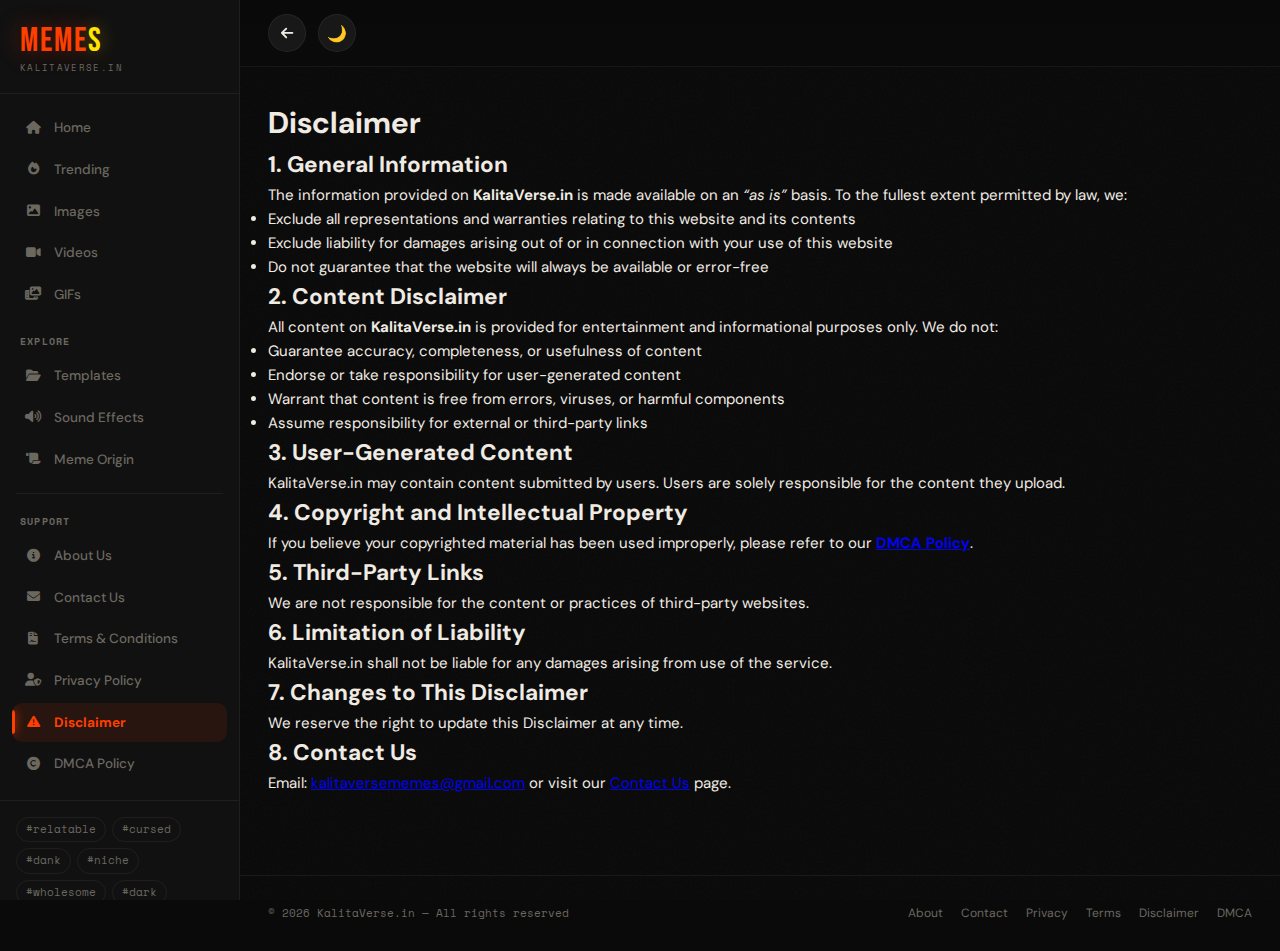
<file: disclaimer.html>
<!DOCTYPE html>
<html lang="en">
<head>
  <meta charset="UTF-8" />
  <title>Disclaimer | KalitaVerse</title>
  <meta name="viewport" content="width=device-width, initial-scale=1.0" />
  <meta name="description" content="Read the KalitaVerse disclaimer about content and liability." />
  <link rel="preconnect" href="https://fonts.googleapis.com" />
  <link rel="stylesheet" href="style.css" />
  <link rel="stylesheet" href="https://cdnjs.cloudflare.com/ajax/libs/font-awesome/6.5.1/css/all.min.css" />
</head>

<body class="dark">
<div class="app">
  <!-- SIDEBAR -->
  <aside class="sidebar">
    <div class="logo-wrap">
      <div class="logo">MEME<span>S</span></div>
      <div class="logo-sub">KalitaVerse.in</div>
    </div>

    <nav>
      <a href="index.html#home">
        <span class="icon"><i class="fa-solid fa-house"></i></span>
        <span class="label">Home</span>
      </a>
      <a href="index.html#trending">
        <span class="icon"><i class="fa-solid fa-fire"></i></span>
        <span class="label">Trending</span>
      </a>
      <a href="index.html#images">
        <span class="icon"><i class="fa-solid fa-image"></i></span>
        <span class="label">Images</span>
      </a>
      <a href="index.html#videos">
        <span class="icon"><i class="fa-solid fa-video"></i></span>
        <span class="label">Videos</span>
      </a>
      <a href="index.html#gifs">
        <span class="icon"><i class="fa-solid fa-photo-film"></i></span>
        <span class="label">GIFs</span>
      </a>

      <h4>Explore</h4>
      <a href="index.html#templates">
        <span class="icon"><i class="fa-solid fa-folder-open"></i></span>
        <span class="label">Templates</span>
      </a>
      <a href="index.html#sound">
        <span class="icon"><i class="fa-solid fa-volume-high"></i></span>
        <span class="label">Sound Effects</span>
      </a>
      <a href="index.html#origin">
        <span class="icon"><i class="fa-solid fa-scroll"></i></span>
        <span class="label">Meme Origin</span>
      </a>

      <hr class="divider" />
      <h4>Support</h4>
      <a href="about.html">
        <span class="icon"><i class="fa-solid fa-circle-info"></i></span>
        <span class="label">About Us</span>
      </a>
      <a href="contact.html">
        <span class="icon"><i class="fa-solid fa-envelope"></i></span>
        <span class="label">Contact Us</span>
      </a>
      <a href="terms.html">
        <span class="icon"><i class="fa-solid fa-file-contract"></i></span>
        <span class="label">Terms &amp; Conditions</span>
      </a>
      <a href="privacy.html">
        <span class="icon"><i class="fa-solid fa-user-shield"></i></span>
        <span class="label">Privacy Policy</span>
      </a>
      <a href="disclaimer.html" class="active">
        <span class="icon"><i class="fa-solid fa-triangle-exclamation"></i></span>
        <span class="label">Disclaimer</span>
      </a>
      <a href="dmca.html">
        <span class="icon"><i class="fa-solid fa-copyright"></i></span>
        <span class="label">DMCA Policy</span>
      </a>
    </nav>

    <div class="sidebar-tags">
      <span class="tag">#relatable</span>
      <span class="tag">#cursed</span>
      <span class="tag">#dank</span>
      <span class="tag">#niche</span>
      <span class="tag">#wholesome</span>
      <span class="tag">#dark</span>
    </div>
  </aside>

  <!-- MAIN -->
  <main class="main">

    <!-- Topbar -->
    <header class="topbar">
      <a href="index.html" class="back-btn" title="Back to home">
        <i class="fa-solid fa-arrow-left"></i>
      </a>
      <div class="top-actions">
        <button id="themeToggle" title="Toggle theme">🌙</button>
      </div>
    </header>

    <div class="page-content">
      <h1>Disclaimer</h1>

      <h2>1. General Information</h2>
      <p>
        The information provided on <strong>KalitaVerse.in</strong> is made available on an
        <em>“as is”</em> basis. To the fullest extent permitted by law, we:
      </p>
      <ul>
        <li>Exclude all representations and warranties relating to this website and its contents</li>
        <li>Exclude liability for damages arising out of or in connection with your use of this website</li>
        <li>Do not guarantee that the website will always be available or error-free</li>
      </ul>

      <h2>2. Content Disclaimer</h2>
      <p>
        All content on <strong>KalitaVerse.in</strong> is provided for entertainment and
        informational purposes only. We do not:
      </p>
      <ul>
        <li>Guarantee accuracy, completeness, or usefulness of content</li>
        <li>Endorse or take responsibility for user-generated content</li>
        <li>Warrant that content is free from errors, viruses, or harmful components</li>
        <li>Assume responsibility for external or third-party links</li>
      </ul>

      <h2>3. User-Generated Content</h2>
      <p>
        KalitaVerse.in may contain content submitted by users.
        Users are solely responsible for the content they upload.
      </p>

      <h2>4. Copyright and Intellectual Property</h2>
      <p>
        If you believe your copyrighted material has been used improperly,
        please refer to our
        <a href="dmca.html"><strong>DMCA Policy</strong></a>.
      </p>

      <h2>5. Third-Party Links</h2>
      <p>
        We are not responsible for the content or practices of third-party websites.
      </p>

      <h2>6. Limitation of Liability</h2>
      <p>
        KalitaVerse.in shall not be liable for any damages arising from use of the service.
      </p>

      <h2>7. Changes to This Disclaimer</h2>
      <p>
        We reserve the right to update this Disclaimer at any time.
      </p>

      <h2>8. Contact Us</h2>
      <p>
        Email:
        <span class="protected-email">[loading…]</span>
        or visit our <a href="contact.html">Contact Us</a> page.
      </p>
    </div>

    <!-- Footer -->
    <footer class="site-footer">
      <div class="footer-inner">
        <div class="footer-copy">© <span id="year"></span> KalitaVerse.in — All rights reserved</div>
        <nav class="footer-links">
          <a href="about.html">About</a>
          <a href="contact.html">Contact</a>
          <a href="privacy.html">Privacy</a>
          <a href="terms.html">Terms</a>
          <a href="disclaimer.html">Disclaimer</a>
          <a href="dmca.html">DMCA</a>
        </nav>
      </div>
    </footer>

  </main>
</div>

<script>
  // Footer year
  document.getElementById("year").textContent = new Date().getFullYear();

  // Theme
  const themeBtn = document.getElementById("themeToggle");
  const saved = localStorage.getItem("theme") || "dark";
  if (saved === "light") {
    document.body.classList.add("light");
    document.body.classList.remove("dark");
    themeBtn.textContent = "☀️";
  }
  themeBtn.addEventListener("click", () => {
    const isLight = document.body.classList.toggle("light");
    document.body.classList.toggle("dark", !isLight);
    themeBtn.textContent = isLight ? "☀️" : "🌙";
    localStorage.setItem("theme", isLight ? "light" : "dark");
  });
</script>
<script>
  // Email protection — assembled at runtime, never in HTML source
  (function() {
    var p1 = "kalitaverseme", p2 = "mes@gmail.com";
    var addr = p1 + p2;
    document.querySelectorAll(".protected-email").forEach(function(el) {
      var isLink = el.tagName === "A";
      if (isLink) {
        el.href = "mailto:" + addr;
        el.textContent = addr;
      } else {
        el.innerHTML = '<a href="mailto:' + addr + '">' + addr + '</a>';
      }
    });
  })();
</script>
</body>
</html>
</file>
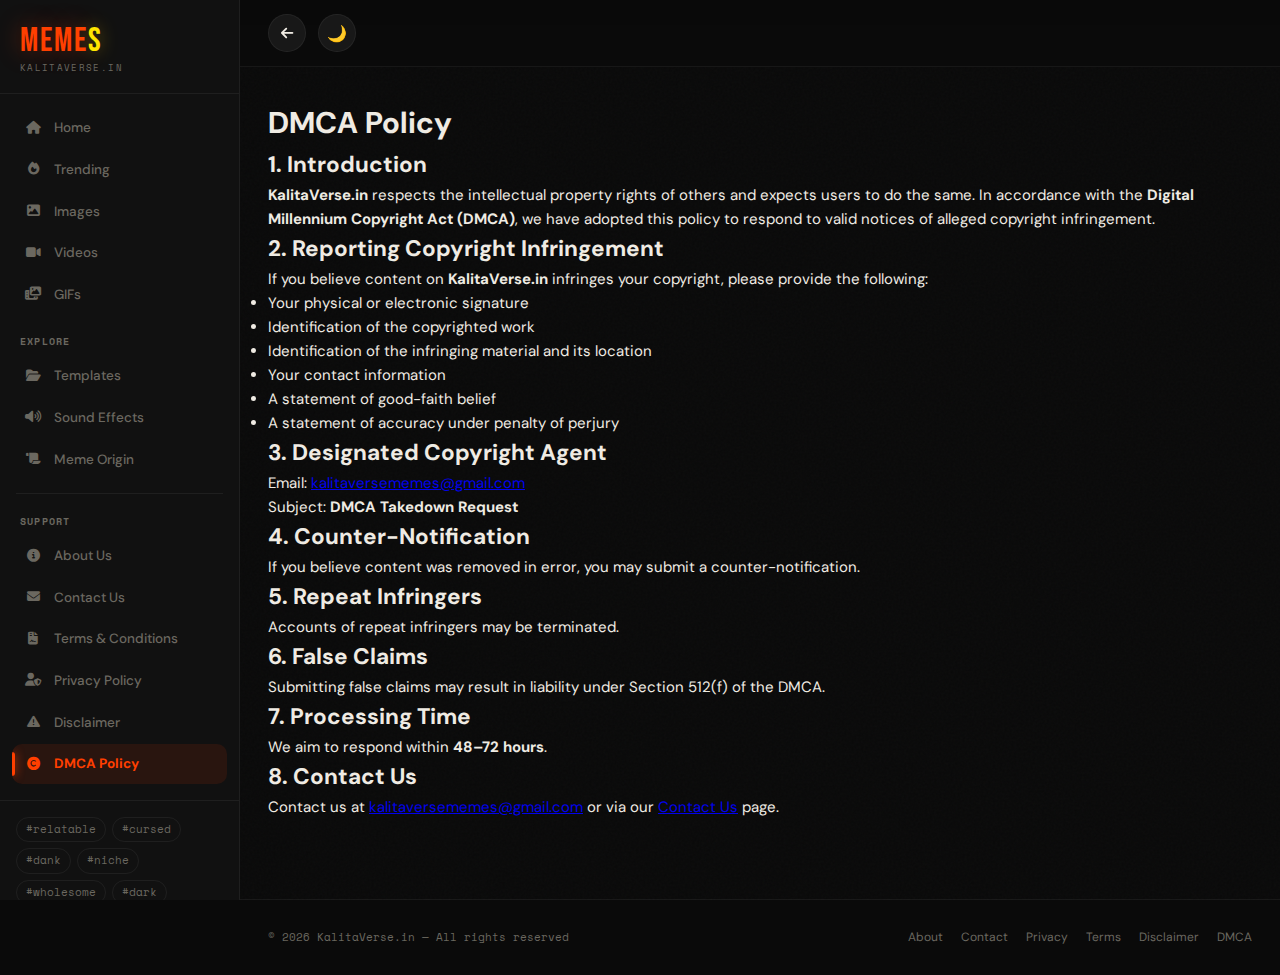
<file: dmca.html>
<!DOCTYPE html>
<html lang="en">
<head>
  <meta charset="UTF-8" />
  <title>DMCA Policy | KalitaVerse</title>
  <meta name="viewport" content="width=device-width, initial-scale=1.0" />
  <meta name="description" content="KalitaVerse DMCA policy and copyright takedown procedure." />
  <link rel="preconnect" href="https://fonts.googleapis.com" />
  <link rel="stylesheet" href="style.css" />
  <link rel="stylesheet" href="https://cdnjs.cloudflare.com/ajax/libs/font-awesome/6.5.1/css/all.min.css" />
</head>

<body class="dark">
<div class="app">
  <!-- SIDEBAR -->
  <aside class="sidebar">
    <div class="logo-wrap">
      <div class="logo">MEME<span>S</span></div>
      <div class="logo-sub">KalitaVerse.in</div>
    </div>

    <nav>
      <a href="index.html#home">
        <span class="icon"><i class="fa-solid fa-house"></i></span>
        <span class="label">Home</span>
      </a>
      <a href="index.html#trending">
        <span class="icon"><i class="fa-solid fa-fire"></i></span>
        <span class="label">Trending</span>
      </a>
      <a href="index.html#images">
        <span class="icon"><i class="fa-solid fa-image"></i></span>
        <span class="label">Images</span>
      </a>
      <a href="index.html#videos">
        <span class="icon"><i class="fa-solid fa-video"></i></span>
        <span class="label">Videos</span>
      </a>
      <a href="index.html#gifs">
        <span class="icon"><i class="fa-solid fa-photo-film"></i></span>
        <span class="label">GIFs</span>
      </a>

      <h4>Explore</h4>
      <a href="index.html#templates">
        <span class="icon"><i class="fa-solid fa-folder-open"></i></span>
        <span class="label">Templates</span>
      </a>
      <a href="index.html#sound">
        <span class="icon"><i class="fa-solid fa-volume-high"></i></span>
        <span class="label">Sound Effects</span>
      </a>
      <a href="index.html#origin">
        <span class="icon"><i class="fa-solid fa-scroll"></i></span>
        <span class="label">Meme Origin</span>
      </a>

      <hr class="divider" />
      <h4>Support</h4>
      <a href="about.html">
        <span class="icon"><i class="fa-solid fa-circle-info"></i></span>
        <span class="label">About Us</span>
      </a>
      <a href="contact.html">
        <span class="icon"><i class="fa-solid fa-envelope"></i></span>
        <span class="label">Contact Us</span>
      </a>
      <a href="terms.html">
        <span class="icon"><i class="fa-solid fa-file-contract"></i></span>
        <span class="label">Terms &amp; Conditions</span>
      </a>
      <a href="privacy.html">
        <span class="icon"><i class="fa-solid fa-user-shield"></i></span>
        <span class="label">Privacy Policy</span>
      </a>
      <a href="disclaimer.html">
        <span class="icon"><i class="fa-solid fa-triangle-exclamation"></i></span>
        <span class="label">Disclaimer</span>
      </a>
      <a href="dmca.html" class="active">
        <span class="icon"><i class="fa-solid fa-copyright"></i></span>
        <span class="label">DMCA Policy</span>
      </a>
    </nav>

    <div class="sidebar-tags">
      <span class="tag">#relatable</span>
      <span class="tag">#cursed</span>
      <span class="tag">#dank</span>
      <span class="tag">#niche</span>
      <span class="tag">#wholesome</span>
      <span class="tag">#dark</span>
    </div>
  </aside>

  <!-- MAIN -->
  <main class="main">

    <!-- Topbar -->
    <header class="topbar">
      <a href="index.html" class="back-btn" title="Back to home">
        <i class="fa-solid fa-arrow-left"></i>
      </a>
      <div class="top-actions">
        <button id="themeToggle" title="Toggle theme">🌙</button>
      </div>
    </header>

    <div class="page-content">
      <h1>DMCA Policy</h1>

      <h2>1. Introduction</h2>
      <p>
        <strong>KalitaVerse.in</strong> respects the intellectual property rights of others
        and expects users to do the same. In accordance with the
        <strong>Digital Millennium Copyright Act (DMCA)</strong>,
        we have adopted this policy to respond to valid notices of alleged copyright infringement.
      </p>

      <h2>2. Reporting Copyright Infringement</h2>
      <p>
        If you believe content on <strong>KalitaVerse.in</strong> infringes your copyright,
        please provide the following:
      </p>
      <ul>
        <li>Your physical or electronic signature</li>
        <li>Identification of the copyrighted work</li>
        <li>Identification of the infringing material and its location</li>
        <li>Your contact information</li>
        <li>A statement of good-faith belief</li>
        <li>A statement of accuracy under penalty of perjury</li>
      </ul>

      <h2>3. Designated Copyright Agent</h2>
      <p>
        Email:
        <span class="protected-email">[loading…]</span><br>
        Subject: <strong>DMCA Takedown Request</strong>
      </p>

      <h2>4. Counter-Notification</h2>
      <p>
        If you believe content was removed in error, you may submit a counter-notification.
      </p>

      <h2>5. Repeat Infringers</h2>
      <p>
        Accounts of repeat infringers may be terminated.
      </p>

      <h2>6. False Claims</h2>
      <p>
        Submitting false claims may result in liability under Section 512(f) of the DMCA.
      </p>

      <h2>7. Processing Time</h2>
      <p>
        We aim to respond within <strong>48–72 hours</strong>.
      </p>

      <h2>8. Contact Us</h2>
      <p>
        Contact us at
        <span class="protected-email">[loading…]</span>
        or via our <a href="contact.html">Contact Us</a> page.
      </p>
    </div>

    <!-- Footer -->
    <footer class="site-footer">
      <div class="footer-inner">
        <div class="footer-copy">© <span id="year"></span> KalitaVerse.in — All rights reserved</div>
        <nav class="footer-links">
          <a href="about.html">About</a>
          <a href="contact.html">Contact</a>
          <a href="privacy.html">Privacy</a>
          <a href="terms.html">Terms</a>
          <a href="disclaimer.html">Disclaimer</a>
          <a href="dmca.html">DMCA</a>
        </nav>
      </div>
    </footer>

  </main>
</div>

<script>
  // Footer year
  document.getElementById("year").textContent = new Date().getFullYear();

  // Theme
  const themeBtn = document.getElementById("themeToggle");
  const saved = localStorage.getItem("theme") || "dark";
  if (saved === "light") {
    document.body.classList.add("light");
    document.body.classList.remove("dark");
    themeBtn.textContent = "☀️";
  }
  themeBtn.addEventListener("click", () => {
    const isLight = document.body.classList.toggle("light");
    document.body.classList.toggle("dark", !isLight);
    themeBtn.textContent = isLight ? "☀️" : "🌙";
    localStorage.setItem("theme", isLight ? "light" : "dark");
  });
</script>
<script>
  // Email protection — assembled at runtime, never in HTML source
  (function() {
    var p1 = "kalitaverseme", p2 = "mes@gmail.com";
    var addr = p1 + p2;
    document.querySelectorAll(".protected-email").forEach(function(el) {
      var isLink = el.tagName === "A";
      if (isLink) {
        el.href = "mailto:" + addr;
        el.textContent = addr;
      } else {
        el.innerHTML = '<a href="mailto:' + addr + '">' + addr + '</a>';
      }
    });
  })();
</script>
</body>
</html>
</file>
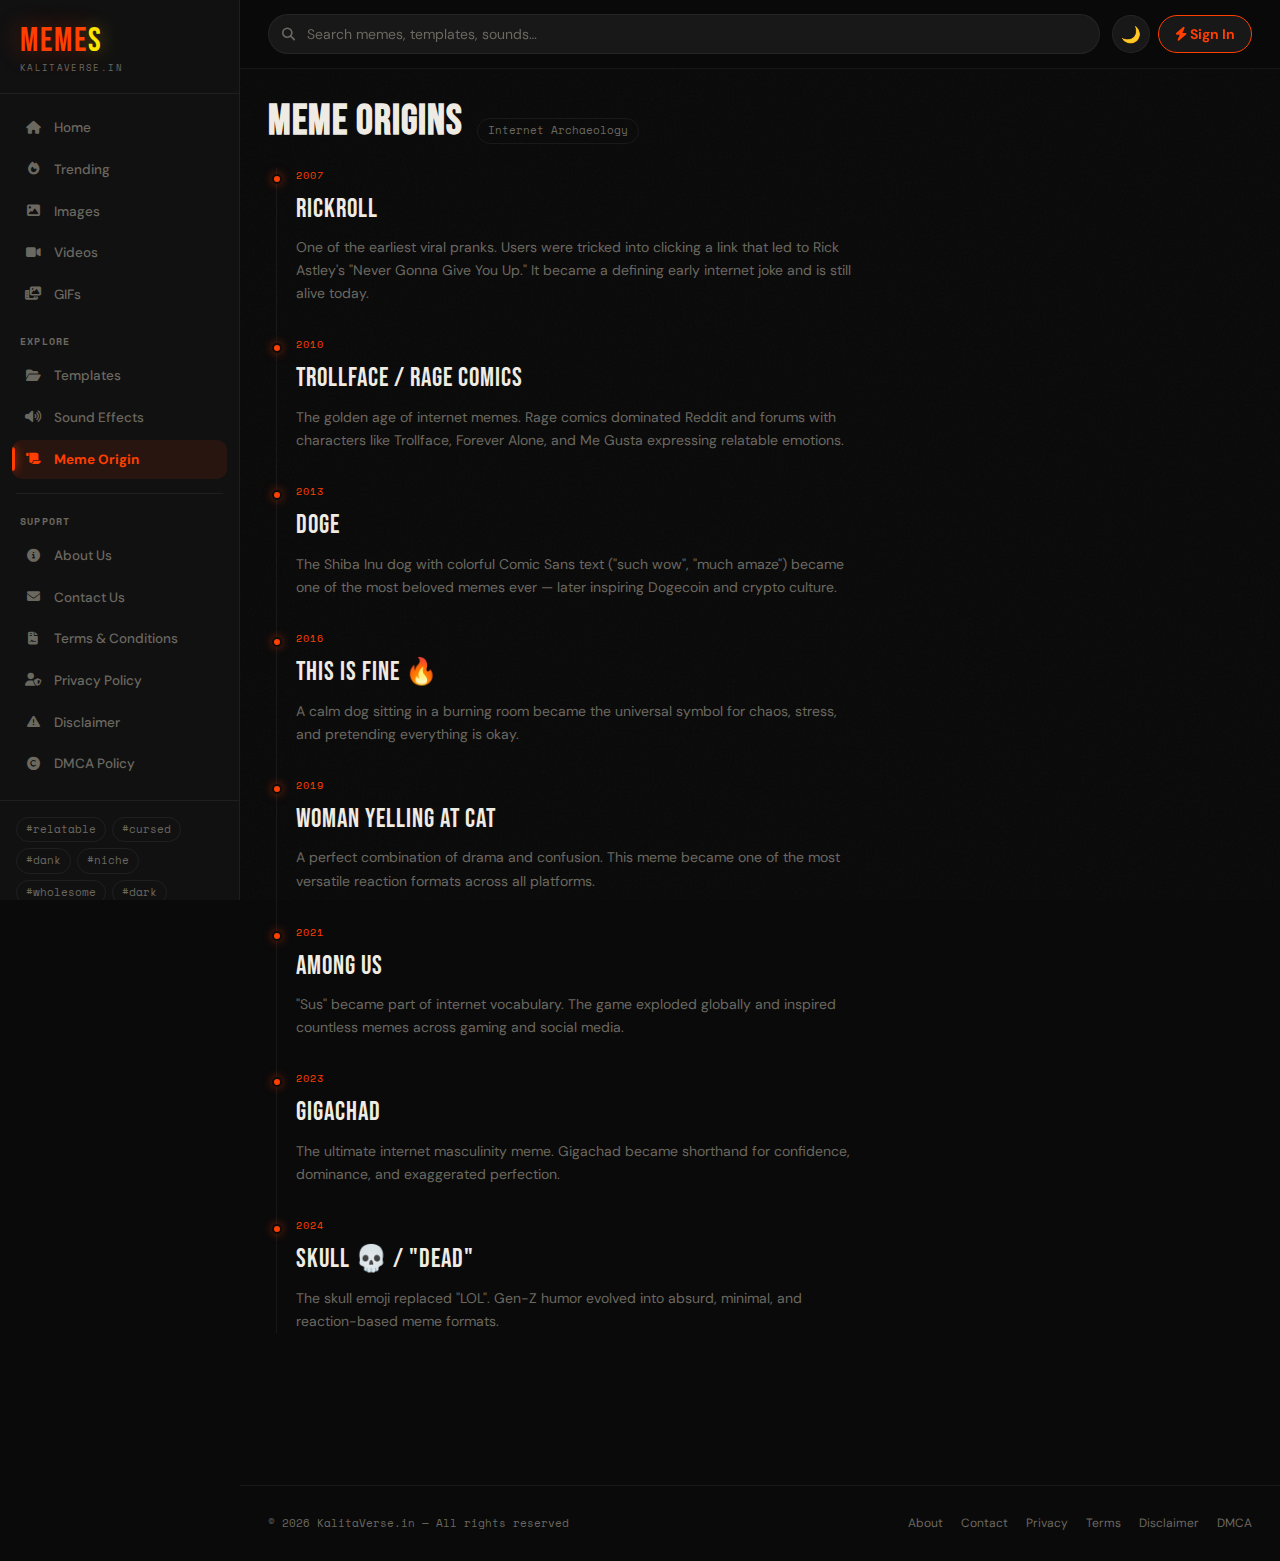
<file: memeorigin.html>
<!DOCTYPE html>
<html lang="en">
<head>
  <meta charset="UTF-8" />
  <title>Meme Origins | KalitaVerse</title>
  <meta name="viewport" content="width=device-width, initial-scale=1.0" />
  <meta name="description" content="Explore the history and origins of the internet's most iconic memes — from Rickroll to Gigachad." />
  <link rel="stylesheet" href="style.css" />
  <link rel="stylesheet" href="https://cdnjs.cloudflare.com/ajax/libs/font-awesome/6.5.1/css/all.min.css" />
  <link rel="preconnect" href="https://fonts.googleapis.com" />
</head>

<body class="dark">
<div class="app">

  <!-- ── SIDEBAR ───────────────────────────── -->
  <aside class="sidebar">
    <div class="logo-wrap">
      <div class="logo">MEME<span>S</span></div>
      <div class="logo-sub">KalitaVerse.in</div>
    </div>

    <nav>
      <a href="index.html" data-section="home">
        <span class="icon"><i class="fa-solid fa-house"></i></span>
        <span class="label">Home</span>
      </a>
      <a href="index.html#trending">
        <span class="icon"><i class="fa-solid fa-fire"></i></span>
        <span class="label">Trending</span>
      </a>
      <a href="index.html#images">
        <span class="icon"><i class="fa-solid fa-image"></i></span>
        <span class="label">Images</span>
      </a>
      <a href="index.html#videos">
        <span class="icon"><i class="fa-solid fa-video"></i></span>
        <span class="label">Videos</span>
      </a>
      <a href="index.html#gifs">
        <span class="icon"><i class="fa-solid fa-photo-film"></i></span>
        <span class="label">GIFs</span>
      </a>

      <h4>Explore</h4>
      <a href="index.html#templates">
        <span class="icon"><i class="fa-solid fa-folder-open"></i></span>
        <span class="label">Templates</span>
      </a>
      <a href="index.html#sound">
        <span class="icon"><i class="fa-solid fa-volume-high"></i></span>
        <span class="label">Sound Effects</span>
      </a>
      <a href="memeorigin.html" class="active">
        <span class="icon"><i class="fa-solid fa-scroll"></i></span>
        <span class="label">Meme Origin</span>
      </a>

      <hr class="divider" />
      <h4>Support</h4>

      <a href="about.html">
        <span class="icon"><i class="fa-solid fa-circle-info"></i></span>
        <span class="label">About Us</span>
      </a>
      <a href="contact.html">
        <span class="icon"><i class="fa-solid fa-envelope"></i></span>
        <span class="label">Contact Us</span>
      </a>
      <a href="terms.html">
        <span class="icon"><i class="fa-solid fa-file-contract"></i></span>
        <span class="label">Terms &amp; Conditions</span>
      </a>
      <a href="privacy.html">
        <span class="icon"><i class="fa-solid fa-user-shield"></i></span>
        <span class="label">Privacy Policy</span>
      </a>
      <a href="disclaimer.html">
        <span class="icon"><i class="fa-solid fa-triangle-exclamation"></i></span>
        <span class="label">Disclaimer</span>
      </a>
      <a href="dmca.html">
        <span class="icon"><i class="fa-solid fa-copyright"></i></span>
        <span class="label">DMCA Policy</span>
      </a>
    </nav>

    <div class="sidebar-tags">
      <span class="tag">#relatable</span>
      <span class="tag">#cursed</span>
      <span class="tag">#dank</span>
      <span class="tag">#niche</span>
      <span class="tag">#wholesome</span>
      <span class="tag">#dark</span>
    </div>
  </aside>

  <!-- ── MAIN ──────────────────────────────── -->
  <main class="main">

    <!-- Topbar -->
    <header class="topbar">
      <div class="search-wrap">
        <i class="fa-solid fa-magnifying-glass"></i>
        <input type="search" placeholder="Search memes, templates, sounds…" />
      </div>
      <div class="top-actions">
        <button id="themeToggle" title="Toggle theme">🌙</button>
        <button class="signin"><i class="fa-solid fa-bolt"></i> Sign In</button>
      </div>
    </header>

    <div class="page-content">

      <!-- ══ MEME ORIGINS ══════════════════════ -->
      <section style="padding: 0 0 40px;">

        <div class="section-header">
          <h2 class="section-title">Meme Origins</h2>
          <span class="section-count">Internet Archaeology</span>
        </div>

        <!-- ── Add / edit your timeline items below ──────────────────── -->
        <div class="timeline">

          <div class="timeline-item">
            <div class="timeline-year">2007</div>
            <div class="timeline-name">Rickroll</div>
            <div class="timeline-desc">
              One of the earliest viral pranks. Users were tricked into clicking a link that led to Rick Astley's "Never Gonna Give You Up." It became a defining early internet joke and is still alive today.
            </div>
          </div>

          <div class="timeline-item" style="animation-delay:0.1s">
            <div class="timeline-year">2010</div>
            <div class="timeline-name">Trollface / Rage Comics</div>
            <div class="timeline-desc">
              The golden age of internet memes. Rage comics dominated Reddit and forums with characters like Trollface, Forever Alone, and Me Gusta expressing relatable emotions.
            </div>
          </div>

          <div class="timeline-item" style="animation-delay:0.2s">
            <div class="timeline-year">2013</div>
            <div class="timeline-name">Doge</div>
            <div class="timeline-desc">
              The Shiba Inu dog with colorful Comic Sans text ("such wow", "much amaze") became one of the most beloved memes ever — later inspiring Dogecoin and crypto culture.
            </div>
          </div>

          <div class="timeline-item" style="animation-delay:0.3s">
            <div class="timeline-year">2016</div>
            <div class="timeline-name">This Is Fine 🔥</div>
            <div class="timeline-desc">
              A calm dog sitting in a burning room became the universal symbol for chaos, stress, and pretending everything is okay.
            </div>
          </div>

          <div class="timeline-item" style="animation-delay:0.4s">
            <div class="timeline-year">2019</div>
            <div class="timeline-name">Woman Yelling At Cat</div>
            <div class="timeline-desc">
              A perfect combination of drama and confusion. This meme became one of the most versatile reaction formats across all platforms.
            </div>
          </div>

          <div class="timeline-item" style="animation-delay:0.5s">
            <div class="timeline-year">2021</div>
            <div class="timeline-name">Among Us</div>
            <div class="timeline-desc">
              "Sus" became part of internet vocabulary. The game exploded globally and inspired countless memes across gaming and social media.
            </div>
          </div>

          <div class="timeline-item" style="animation-delay:0.6s">
            <div class="timeline-year">2023</div>
            <div class="timeline-name">Gigachad</div>
            <div class="timeline-desc">
              The ultimate internet masculinity meme. Gigachad became shorthand for confidence, dominance, and exaggerated perfection.
            </div>
          </div>

          <div class="timeline-item" style="animation-delay:0.7s">
            <div class="timeline-year">2024</div>
            <div class="timeline-name">Skull 💀 / "Dead"</div>
            <div class="timeline-desc">
              The skull emoji replaced "LOL". Gen-Z humor evolved into absurd, minimal, and reaction-based meme formats.
            </div>
          </div>

          <!-- ── PASTE NEW TIMELINE ITEMS HERE ─────────────────────────
          <div class="timeline-item" style="animation-delay:0.8s">
            <div class="timeline-year">2025</div>
            <div class="timeline-name">Your New Meme</div>
            <div class="timeline-desc">
              Description goes here.
            </div>
          </div>
          ──────────────────────────────────────────────────────────── -->

        </div>
        <!-- ── End timeline ── -->

      </section>

    </div><!-- /page-content -->

    <!-- Footer -->
    <footer class="site-footer">
      <div class="footer-inner">
        <div class="footer-copy">© <span id="year"></span> KalitaVerse.in — All rights reserved</div>
        <nav class="footer-links">
          <a href="about.html">About</a>
          <a href="contact.html">Contact</a>
          <a href="privacy.html">Privacy</a>
          <a href="terms.html">Terms</a>
          <a href="disclaimer.html">Disclaimer</a>
          <a href="dmca.html">DMCA</a>
        </nav>
      </div>
    </footer>

  </main>
</div>

<!-- Mobile bottom nav -->
<nav class="mobile-nav">
  <a href="index.html">
    <i class="fa-solid fa-house"></i>
    <span>Home</span>
  </a>
  <a href="index.html#trending">
    <i class="fa-solid fa-fire"></i>
    <span>Trending</span>
  </a>
  <a href="index.html#images">
    <i class="fa-solid fa-image"></i>
    <span>Images</span>
  </a>
  <a href="index.html#gifs">
    <i class="fa-solid fa-photo-film"></i>
    <span>GIFs</span>
  </a>
  <a href="memeorigin.html" class="active">
    <i class="fa-solid fa-scroll"></i>
    <span>Origin</span>
  </a>
</nav>

<script>
  // Theme toggle
  (function () {
    const body    = document.body;
    const btn     = document.getElementById("themeToggle");
    const saved   = localStorage.getItem("theme") || "dark";
    const apply   = t => {
      body.classList.toggle("light", t === "light");
      if (btn) btn.textContent = t === "light" ? "☀️" : "🌙";
    };
    apply(saved);
    if (btn) btn.addEventListener("click", () => {
      const next = body.classList.contains("light") ? "dark" : "light";
      apply(next); localStorage.setItem("theme", next);
    });
  })();

  // Footer year
  document.addEventListener("DOMContentLoaded", () => {
    const y = document.getElementById("year");
    if (y) y.textContent = new Date().getFullYear();
  });
</script>
</body>
</html>
</file>
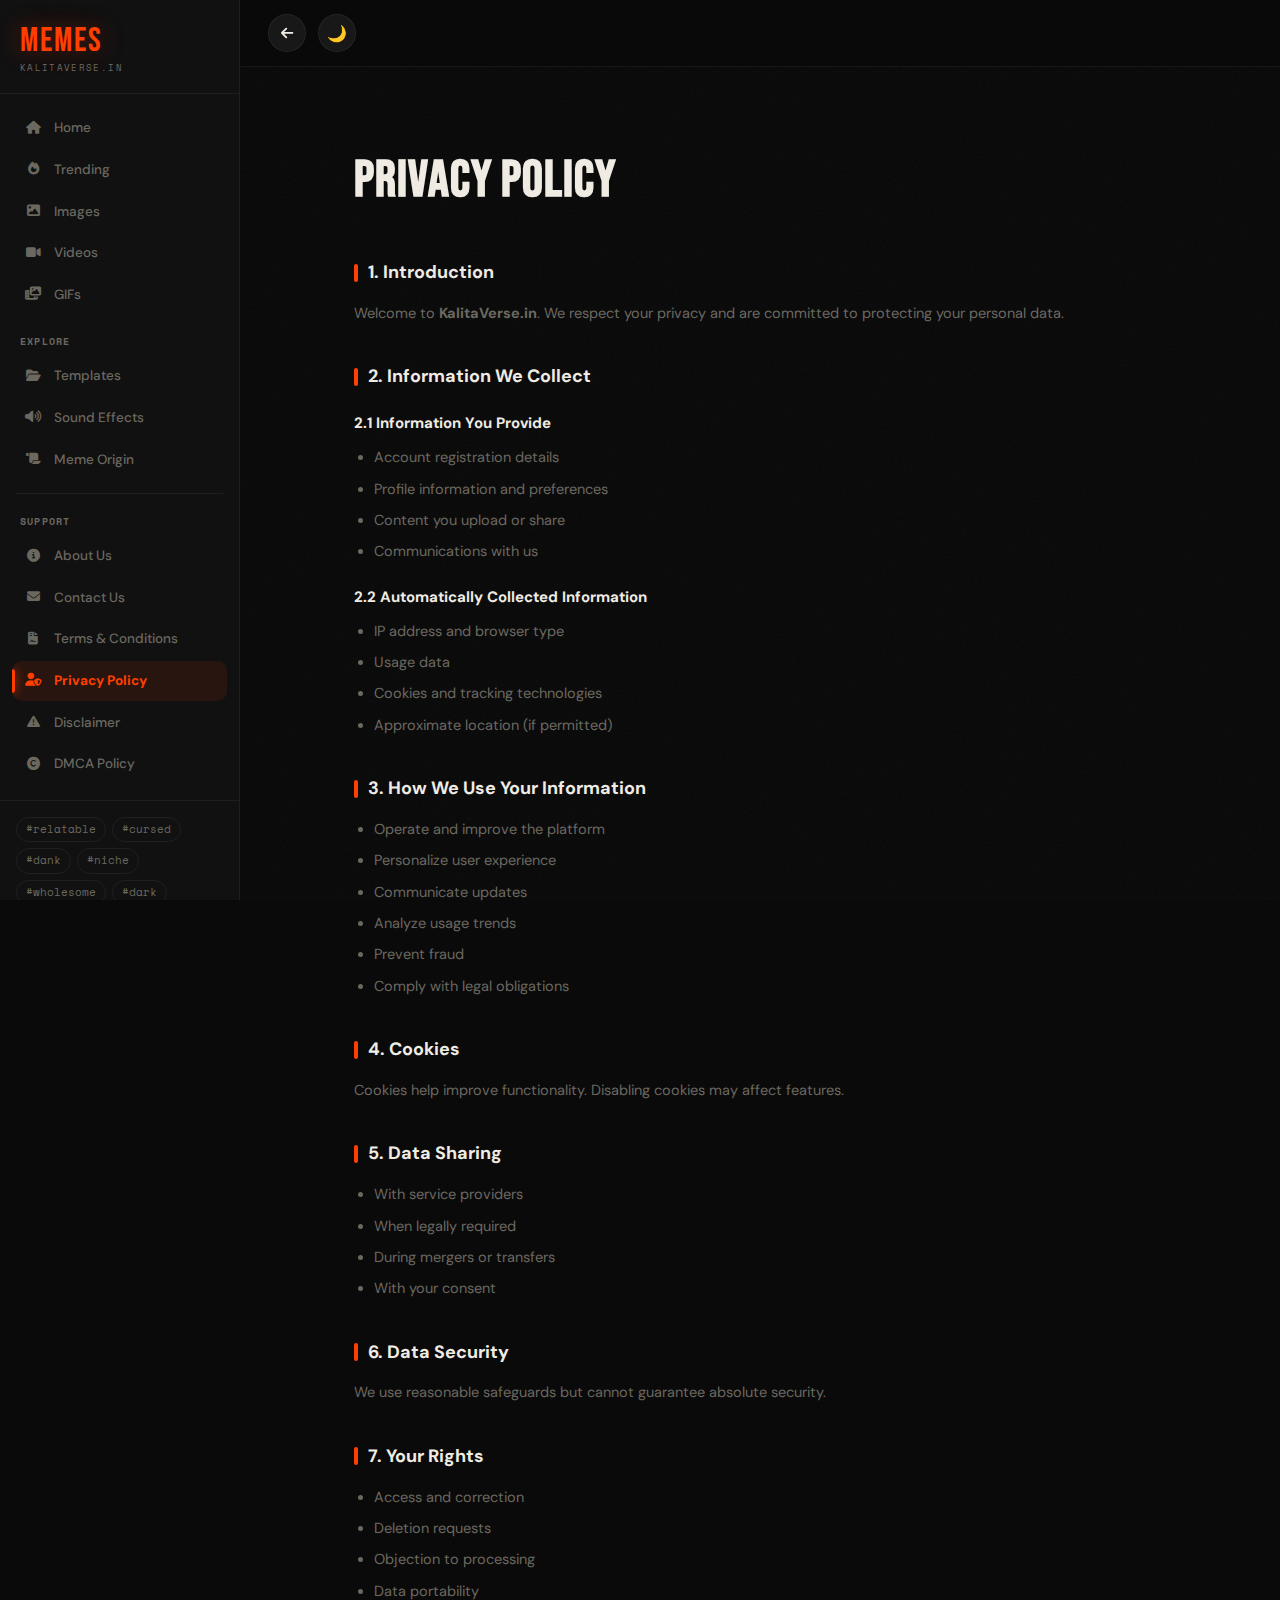
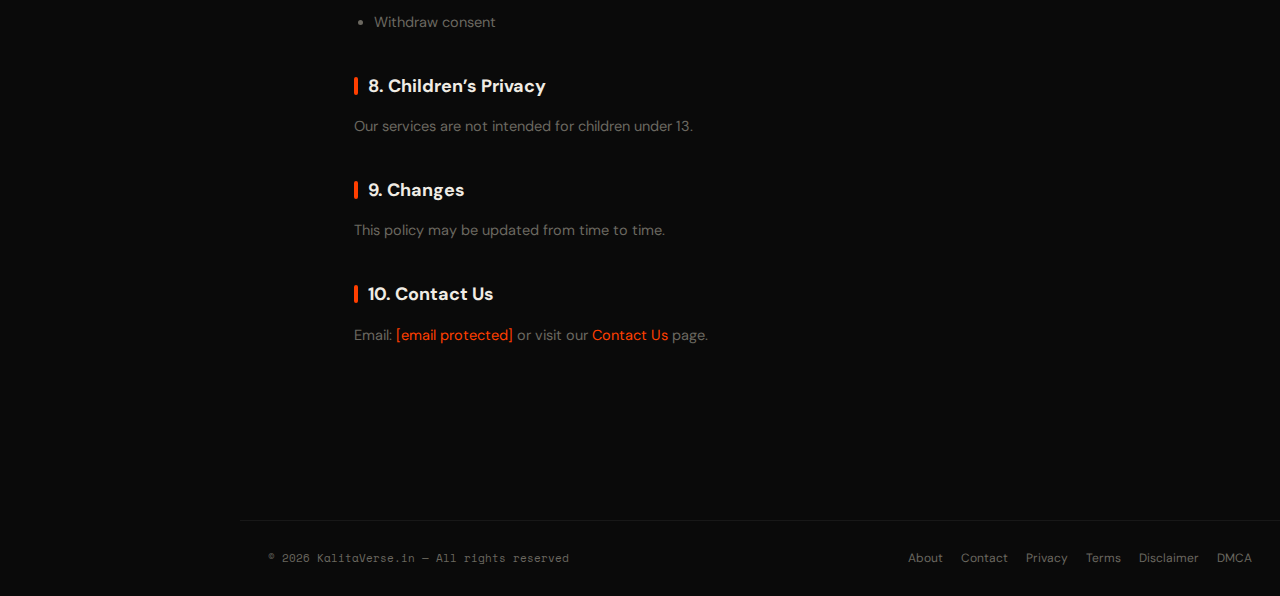
<file: privacy.html>
<!DOCTYPE html>
<html lang="en">
<head>
  <meta charset="UTF-8" />
  <title>Privacy Policy | KalitaVerse</title>
  <meta name="viewport" content="width=device-width, initial-scale=1.0" />
  <meta name="description" content="Our Privacy Policy — how we collect and use your data." />
  <link rel="preconnect" href="https://fonts.googleapis.com" />
  <link rel="stylesheet" href="style.css" />
  <link rel="stylesheet" href="https://cdnjs.cloudflare.com/ajax/libs/font-awesome/6.5.1/css/all.min.css" />
</head>

<body class="dark">
<div class="app">
  <!-- SIDEBAR -->
  <aside class="sidebar">
    <div class="logo-wrap">
      <div class="logo">MEMES</div>
      <div class="logo-sub">KalitaVerse.in</div>
    </div>

    <nav>
      <a href="index.html#home">
        <span class="icon"><i class="fa-solid fa-house"></i></span>
        <span class="label">Home</span>
      </a>
      <a href="index.html#trending">
        <span class="icon"><i class="fa-solid fa-fire"></i></span>
        <span class="label">Trending</span>
      </a>
      <a href="index.html#images">
        <span class="icon"><i class="fa-solid fa-image"></i></span>
        <span class="label">Images</span>
      </a>
      <a href="index.html#videos">
        <span class="icon"><i class="fa-solid fa-video"></i></span>
        <span class="label">Videos</span>
      </a>
      <a href="index.html#gifs">
        <span class="icon"><i class="fa-solid fa-photo-film"></i></span>
        <span class="label">GIFs</span>
      </a>

      <h4>Explore</h4>
      <a href="index.html#templates">
        <span class="icon"><i class="fa-solid fa-folder-open"></i></span>
        <span class="label">Templates</span>
      </a>
      <a href="index.html#sound">
        <span class="icon"><i class="fa-solid fa-volume-high"></i></span>
        <span class="label">Sound Effects</span>
      </a>
      <a href="index.html#origin">
        <span class="icon"><i class="fa-solid fa-scroll"></i></span>
        <span class="label">Meme Origin</span>
      </a>

      <hr class="divider" />
      <h4>Support</h4>
      <a href="about.html">
        <span class="icon"><i class="fa-solid fa-circle-info"></i></span>
        <span class="label">About Us</span>
      </a>
      <a href="contact.html">
        <span class="icon"><i class="fa-solid fa-envelope"></i></span>
        <span class="label">Contact Us</span>
      </a>
      <a href="terms.html">
        <span class="icon"><i class="fa-solid fa-file-contract"></i></span>
        <span class="label">Terms &amp; Conditions</span>
      </a>
      <a href="privacy.html" class="active">
        <span class="icon"><i class="fa-solid fa-user-shield"></i></span>
        <span class="label">Privacy Policy</span>
      </a>
      <a href="disclaimer.html">
        <span class="icon"><i class="fa-solid fa-triangle-exclamation"></i></span>
        <span class="label">Disclaimer</span>
      </a>
      <a href="dmca.html">
        <span class="icon"><i class="fa-solid fa-copyright"></i></span>
        <span class="label">DMCA Policy</span>
      </a>
    </nav>

    <div class="sidebar-tags">
      <span class="tag">#relatable</span>
      <span class="tag">#cursed</span>
      <span class="tag">#dank</span>
      <span class="tag">#niche</span>
      <span class="tag">#wholesome</span>
      <span class="tag">#dark</span>
    </div>
  </aside>

  <!-- MAIN -->
  <main class="main">

    <!-- Topbar -->
    <header class="topbar">
      <a href="index.html" class="back-btn" title="Back to home">
        <i class="fa-solid fa-arrow-left"></i>
      </a>
      <div class="top-actions">
        <button id="themeToggle" title="Toggle theme">🌙</button>
      </div>
    </header>

    <div class="page-content">
      <div class="legal-container">
      <h1>Privacy Policy</h1>

      <h2>1. Introduction</h2>
      <p>
        Welcome to <strong>KalitaVerse.in</strong>. We respect your privacy and are committed
        to protecting your personal data.
      </p>

      <h2>2. Information We Collect</h2>

      <h3>2.1 Information You Provide</h3>
      <ul>
        <li>Account registration details</li>
        <li>Profile information and preferences</li>
        <li>Content you upload or share</li>
        <li>Communications with us</li>
      </ul>

      <h3>2.2 Automatically Collected Information</h3>
      <ul>
        <li>IP address and browser type</li>
        <li>Usage data</li>
        <li>Cookies and tracking technologies</li>
        <li>Approximate location (if permitted)</li>
      </ul>

      <h2>3. How We Use Your Information</h2>
      <ul>
        <li>Operate and improve the platform</li>
        <li>Personalize user experience</li>
        <li>Communicate updates</li>
        <li>Analyze usage trends</li>
        <li>Prevent fraud</li>
        <li>Comply with legal obligations</li>
      </ul>

      <h2>4. Cookies</h2>
      <p>
        Cookies help improve functionality. Disabling cookies may affect features.
      </p>

      <h2>5. Data Sharing</h2>
      <ul>
        <li>With service providers</li>
        <li>When legally required</li>
        <li>During mergers or transfers</li>
        <li>With your consent</li>
      </ul>

      <h2>6. Data Security</h2>
      <p>
        We use reasonable safeguards but cannot guarantee absolute security.
      </p>

      <h2>7. Your Rights</h2>
      <ul>
        <li>Access and correction</li>
        <li>Deletion requests</li>
        <li>Objection to processing</li>
        <li>Data portability</li>
        <li>Withdraw consent</li>
      </ul>

      <h2>8. Children’s Privacy</h2>
      <p>
        Our services are not intended for children under 13.
      </p>

      <h2>9. Changes</h2>
      <p>
        This policy may be updated from time to time.
      </p>

      <h2>10. Contact Us</h2>
      <p>
        Email:
        <a href="/cdn-cgi/l/email-protection#cea5afa2a7baafb8abbcbdaba3aba3abbd8ea9a3afa7a2e0ada1a3">
          <span class="__cf_email__" data-cfemail="2c474d4045584d5a495e5f49414941495f6c4b414d4540024f4341">[email&#160;protected]</span>
        </a>
        or visit our <a href="contact.html">Contact Us</a> page.
      </p>
      </div><!-- /legal-container -->
    </div>

    <!-- Footer -->
    <footer class="site-footer">
      <div class="footer-inner">
        <div class="footer-copy">© <span id="year"></span> KalitaVerse.in — All rights reserved</div>
        <nav class="footer-links">
          <a href="about.html">About</a>
          <a href="contact.html">Contact</a>
          <a href="privacy.html">Privacy</a>
          <a href="terms.html">Terms</a>
          <a href="disclaimer.html">Disclaimer</a>
          <a href="dmca.html">DMCA</a>
        </nav>
      </div>
    </footer>

  </main>
</div>

<script>
  // Footer year
  document.getElementById("year").textContent = new Date().getFullYear();

  // Theme
  const themeBtn = document.getElementById("themeToggle");
  const saved = localStorage.getItem("theme") || "dark";
  if (saved === "light") {
    document.body.classList.add("light");
    document.body.classList.remove("dark");
    themeBtn.textContent = "☀️";
  }
  themeBtn.addEventListener("click", () => {
    const isLight = document.body.classList.toggle("light");
    document.body.classList.toggle("dark", !isLight);
    themeBtn.textContent = isLight ? "☀️" : "🌙";
    localStorage.setItem("theme", isLight ? "light" : "dark");
  });
</script>
</body>
</html>
</file>
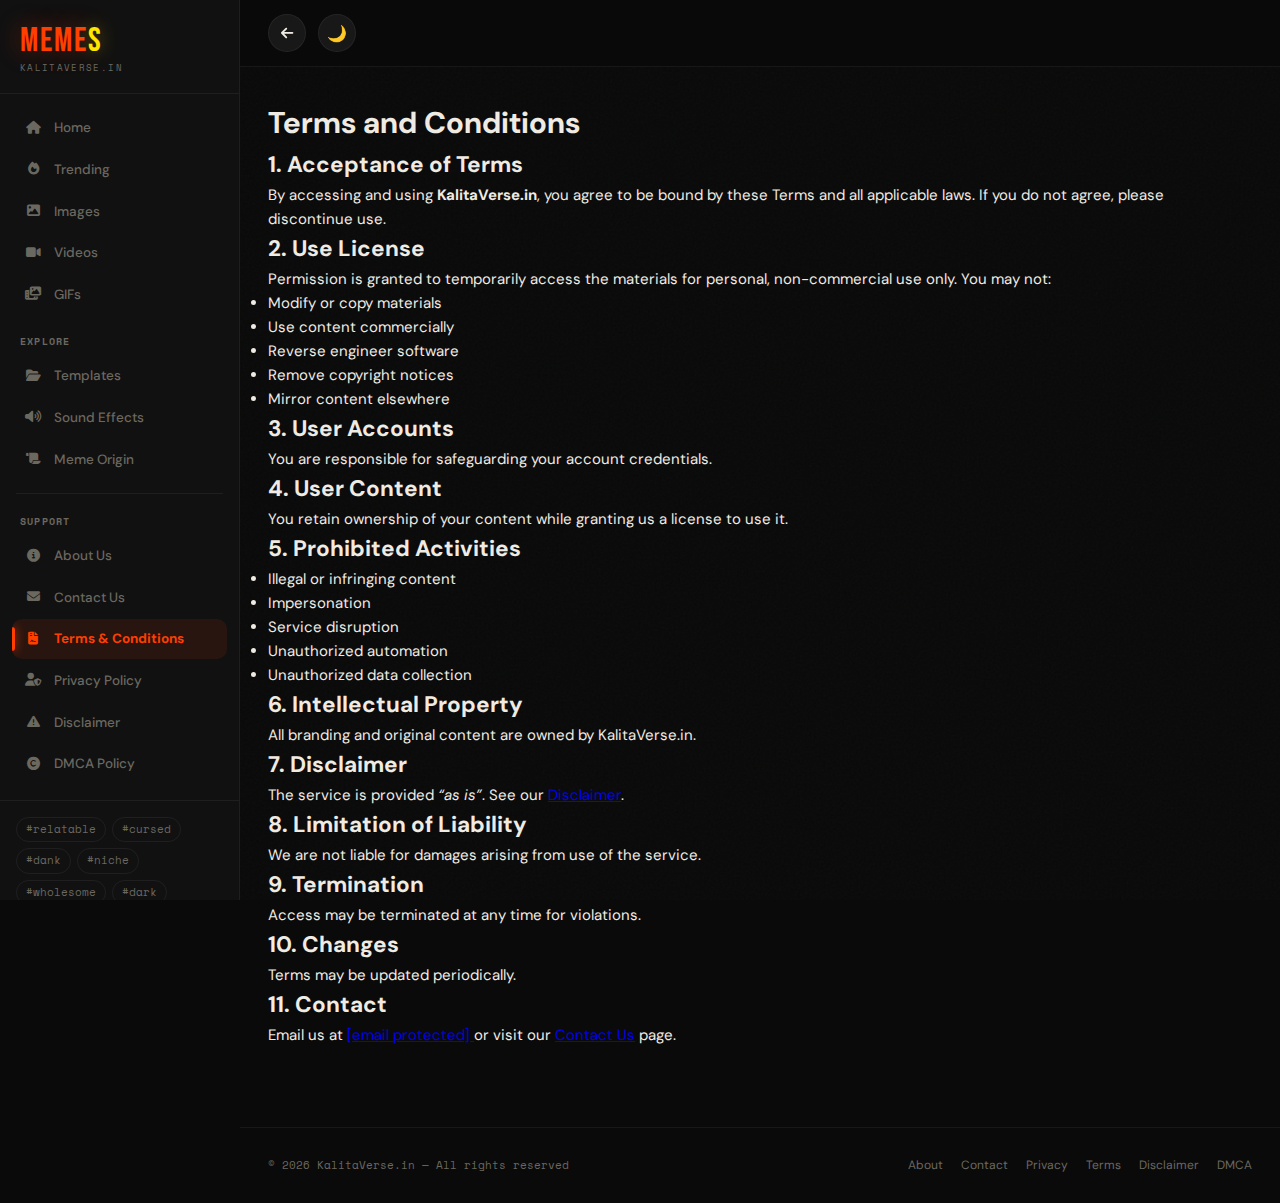
<file: terms.html>
<!DOCTYPE html>
<html lang="en">
<head>
  <meta charset="UTF-8" />
  <title>Terms & Conditions | KalitaVerse</title>
  <meta name="viewport" content="width=device-width, initial-scale=1.0" />
  <meta name="description" content="Read the Terms and Conditions for using KalitaVerse.in." />
  <link rel="preconnect" href="https://fonts.googleapis.com" />
  <link rel="stylesheet" href="style.css" />
  <link rel="stylesheet" href="https://cdnjs.cloudflare.com/ajax/libs/font-awesome/6.5.1/css/all.min.css" />
</head>

<body class="dark">
<div class="app">
  <!-- SIDEBAR -->
  <aside class="sidebar">
    <div class="logo-wrap">
      <div class="logo">MEME<span>S</span></div>
      <div class="logo-sub">KalitaVerse.in</div>
    </div>

    <nav>
      <a href="index.html#home">
        <span class="icon"><i class="fa-solid fa-house"></i></span>
        <span class="label">Home</span>
      </a>
      <a href="index.html#trending">
        <span class="icon"><i class="fa-solid fa-fire"></i></span>
        <span class="label">Trending</span>
      </a>
      <a href="index.html#images">
        <span class="icon"><i class="fa-solid fa-image"></i></span>
        <span class="label">Images</span>
      </a>
      <a href="index.html#videos">
        <span class="icon"><i class="fa-solid fa-video"></i></span>
        <span class="label">Videos</span>
      </a>
      <a href="index.html#gifs">
        <span class="icon"><i class="fa-solid fa-photo-film"></i></span>
        <span class="label">GIFs</span>
      </a>

      <h4>Explore</h4>
      <a href="index.html#templates">
        <span class="icon"><i class="fa-solid fa-folder-open"></i></span>
        <span class="label">Templates</span>
      </a>
      <a href="index.html#sound">
        <span class="icon"><i class="fa-solid fa-volume-high"></i></span>
        <span class="label">Sound Effects</span>
      </a>
      <a href="index.html#origin">
        <span class="icon"><i class="fa-solid fa-scroll"></i></span>
        <span class="label">Meme Origin</span>
      </a>

      <hr class="divider" />
      <h4>Support</h4>
      <a href="about.html">
        <span class="icon"><i class="fa-solid fa-circle-info"></i></span>
        <span class="label">About Us</span>
      </a>
      <a href="contact.html">
        <span class="icon"><i class="fa-solid fa-envelope"></i></span>
        <span class="label">Contact Us</span>
      </a>
      <a href="terms.html" class="active">
        <span class="icon"><i class="fa-solid fa-file-contract"></i></span>
        <span class="label">Terms &amp; Conditions</span>
      </a>
      <a href="privacy.html">
        <span class="icon"><i class="fa-solid fa-user-shield"></i></span>
        <span class="label">Privacy Policy</span>
      </a>
      <a href="disclaimer.html">
        <span class="icon"><i class="fa-solid fa-triangle-exclamation"></i></span>
        <span class="label">Disclaimer</span>
      </a>
      <a href="dmca.html">
        <span class="icon"><i class="fa-solid fa-copyright"></i></span>
        <span class="label">DMCA Policy</span>
      </a>
    </nav>

    <div class="sidebar-tags">
      <span class="tag">#relatable</span>
      <span class="tag">#cursed</span>
      <span class="tag">#dank</span>
      <span class="tag">#niche</span>
      <span class="tag">#wholesome</span>
      <span class="tag">#dark</span>
    </div>
  </aside>

  <!-- MAIN -->
  <main class="main">

    <!-- Topbar -->
    <header class="topbar">
      <a href="index.html" class="back-btn" title="Back to home">
        <i class="fa-solid fa-arrow-left"></i>
      </a>
      <div class="top-actions">
        <button id="themeToggle" title="Toggle theme">🌙</button>
      </div>
    </header>

    <div class="page-content">
      <h1>Terms and Conditions</h1>

      <h2>1. Acceptance of Terms</h2>
      <p>
        By accessing and using <strong>KalitaVerse.in</strong>, you agree to be bound by
        these Terms and all applicable laws. If you do not agree, please discontinue use.
      </p>

      <h2>2. Use License</h2>
      <p>
        Permission is granted to temporarily access the materials for personal,
        non-commercial use only. You may not:
      </p>
      <ul>
        <li>Modify or copy materials</li>
        <li>Use content commercially</li>
        <li>Reverse engineer software</li>
        <li>Remove copyright notices</li>
        <li>Mirror content elsewhere</li>
      </ul>

      <h2>3. User Accounts</h2>
      <p>
        You are responsible for safeguarding your account credentials.
      </p>

      <h2>4. User Content</h2>
      <p>
        You retain ownership of your content while granting us a license to use it.
      </p>

      <h2>5. Prohibited Activities</h2>
      <ul>
        <li>Illegal or infringing content</li>
        <li>Impersonation</li>
        <li>Service disruption</li>
        <li>Unauthorized automation</li>
        <li>Unauthorized data collection</li>
      </ul>

      <h2>6. Intellectual Property</h2>
      <p>
        All branding and original content are owned by KalitaVerse.in.
      </p>

      <h2>7. Disclaimer</h2>
      <p>
        The service is provided <em>“as is”</em>. See our
        <a href="disclaimer.html">Disclaimer</a>.
      </p>

      <h2>8. Limitation of Liability</h2>
      <p>
        We are not liable for damages arising from use of the service.
      </p>

      <h2>9. Termination</h2>
      <p>
        Access may be terminated at any time for violations.
      </p>

      <h2>10. Changes</h2>
      <p>
        Terms may be updated periodically.
      </p>

      <h2>11. Contact</h2>
      <p>
        Email us at
        <a href="/cdn-cgi/l/email-protection#3259535e5b465344574041575f575f574172555f535b5e1c515d5f">
          <span class="__cf_email__" data-cfemail="6308020f0a170215061110060e060e061023040e020a0f4d000c0e">[email&#160;protected]</span>
        </a>
        or visit our <a href="contact.html">Contact Us</a> page.
      </p>
    </div>

    <!-- Footer -->
    <footer class="site-footer">
      <div class="footer-inner">
        <div class="footer-copy">© <span id="year"></span> KalitaVerse.in — All rights reserved</div>
        <nav class="footer-links">
          <a href="about.html">About</a>
          <a href="contact.html">Contact</a>
          <a href="privacy.html">Privacy</a>
          <a href="terms.html">Terms</a>
          <a href="disclaimer.html">Disclaimer</a>
          <a href="dmca.html">DMCA</a>
        </nav>
      </div>
    </footer>

  </main>
</div>

<script>
  // Footer year
  document.getElementById("year").textContent = new Date().getFullYear();

  // Theme
  const themeBtn = document.getElementById("themeToggle");
  const saved = localStorage.getItem("theme") || "dark";
  if (saved === "light") {
    document.body.classList.add("light");
    document.body.classList.remove("dark");
    themeBtn.textContent = "☀️";
  }
  themeBtn.addEventListener("click", () => {
    const isLight = document.body.classList.toggle("light");
    document.body.classList.toggle("dark", !isLight);
    themeBtn.textContent = isLight ? "☀️" : "🌙";
    localStorage.setItem("theme", isLight ? "light" : "dark");
  });
</script>
</body>
</html>
</file>
<file: style.css>
@import url('https://fonts.googleapis.com/css2?family=Bebas+Neue&family=DM+Sans:ital,opsz,wght@0,9..40,300;0,9..40,500;0,9..40,700;1,9..40,300&family=Space+Mono:wght@400;700&display=swap');

/* ======================
   THEME VARIABLES
   ====================== */
:root {
  --bg: #0a0a0a;
  --panel: #111111;
  --card: #181818;
  --card-hover: #1f1f1f;
  --text: #f0ece4;
  --muted: #6b6860;
  --accent: #ff3f00;
  --accent2: #ffe600;
  --accent3: #00e5ff;
  --border: rgba(255,255,255,0.06);
  --sidebar-w: 240px;
  --radius: 16px;
  --font-display: 'Bebas Neue', sans-serif;
  --font-body: 'DM Sans', sans-serif;
  --font-mono: 'Space Mono', monospace;
}

:root {
  --topbar-bg: rgba(10,10,10,0.75);
}

body.light {
  --bg: #f2ede6;
  --panel: #e8e3db;
  --card: #ddd8cf;
  --card-hover: #d0cbc2;
  --text: #1a1814;
  --muted: #8a8480;
  --border: rgba(0,0,0,0.08);
  --accent:  #c93000;
  --accent2: #b8a000;
  --accent3: #007ea8;
  --topbar-bg: rgba(242,237,230,0.75);
}

@media (prefers-color-scheme: light) {
  body:not(.dark):not(.light) {
    --bg: #f2ede6;
    --panel: #e8e3db;
    --card: #ddd8cf;
    --card-hover: #d0cbc2;
    --text: #1a1814;
    --muted: #8a8480;
    --border: rgba(0,0,0,0.08);
    --accent:  #c93000;
    --accent2: #b8a000;
    --accent3: #007ea8;
    --topbar-bg: rgba(242,237,230,0.75);
  }
}

/* ======================
   RESET
   ====================== */
*, *::before, *::after {
  margin: 0; padding: 0; box-sizing: border-box;
}

html { scroll-behavior: smooth; }

body {
  background: var(--bg);
  color: var(--text);
  font-family: var(--font-body);
  font-size: 15px;
  line-height: 1.6;
  transition: background 0.3s, color 0.3s;
  min-height: 100vh;
  overflow-x: hidden;
}

/* Noise texture overlay */
body::before {
  content: '';
  position: fixed;
  inset: 0;
  background-image: url("data:image/svg+xml,%3Csvg viewBox='0 0 512 512' xmlns='http://www.w3.org/2000/svg'%3E%3Cfilter id='n'%3E%3CfeTurbulence type='fractalNoise' baseFrequency='0.75' numOctaves='4' stitchTiles='stitch'/%3E%3C/filter%3E%3Crect width='100%25' height='100%25' filter='url(%23n)' opacity='1'/%3E%3C/svg%3E");
  opacity: 0.025;
  pointer-events: none;
  z-index: 1;
}

/* ======================
   LAYOUT
   ====================== */
.app {
  display: flex;
  min-height: 100vh;
}

/* ======================
   SIDEBAR
   ====================== */
.sidebar {
  width: var(--sidebar-w);
  background: var(--panel);
  border-right: 1px solid var(--border);
  display: flex;
  flex-direction: column;
  position: fixed;
  top: 0; left: 0; bottom: 0;
  z-index: 100;
  overflow-y: auto;
  overflow-x: hidden;
  scrollbar-width: none;
  transition: width 0.3s ease;
}

.sidebar::-webkit-scrollbar { display: none; }

.logo-wrap {
  padding: 24px 20px 18px;
  border-bottom: 1px solid var(--border);
}

.logo {
  font-family: var(--font-display);
  font-size: 34px;
  letter-spacing: 2px;
  line-height: 1;
  color: var(--accent);
  text-shadow: 0 0 24px rgba(255,63,0,0.35);
}

.logo span {
  color: var(--accent2);
  text-shadow: 0 0 18px rgba(255,230,0,0.4);
}

.logo-sub {
  font-family: var(--font-mono);
  font-size: 9px;
  color: var(--muted);
  letter-spacing: 0.15em;
  text-transform: uppercase;
  margin-top: 3px;
}

/* Nav */
.sidebar nav {
  padding: 14px 12px;
  flex: 1;
}

.sidebar nav a {
  display: flex;
  align-items: center;
  gap: 11px;
  padding: 9px 11px;
  margin-bottom: 2px;
  border-radius: 10px;
  color: var(--muted);
  text-decoration: none;
  font-size: 13.5px;
  font-weight: 500;
  transition: all 0.18s ease;
  position: relative;
  overflow: hidden;
}

.sidebar nav a .icon {
  width: 20px;
  text-align: center;
  font-size: 13px;
  flex-shrink: 0;
  transition: color 0.18s;
}

.sidebar nav a:hover {
  background: var(--card);
  color: var(--text);
}

.sidebar nav a.active {
  background: rgba(255, 63, 0, 0.1);
  color: var(--accent);
  font-weight: 700;
}

.sidebar nav a.active .icon { color: var(--accent); }

.sidebar nav a.active::before {
  content: '';
  position: absolute;
  left: 0; top: 20%; bottom: 20%;
  width: 3px;
  border-radius: 0 3px 3px 0;
  background: var(--accent);
  box-shadow: 0 0 10px var(--accent);
}

.sidebar h4 {
  margin: 20px 0 6px 8px;
  font-size: 10px;
  font-family: var(--font-mono);
  color: var(--muted);
  text-transform: uppercase;
  letter-spacing: 0.12em;
}

.divider {
  border: none;
  height: 1px;
  background: var(--border);
  margin: 14px 4px;
}

/* Tag pills at sidebar bottom */
.sidebar-tags {
  padding: 16px 16px 20px;
  border-top: 1px solid var(--border);
  display: flex;
  flex-wrap: wrap;
  gap: 6px;
}

.tag {
  font-size: 11px;
  font-family: var(--font-mono);
  padding: 3px 9px;
  border-radius: 20px;
  border: 1px solid var(--border);
  color: var(--muted);
  cursor: pointer;
  transition: all 0.15s;
}

.tag:hover {
  border-color: var(--accent);
  color: var(--accent);
}

/* ======================
   MAIN
   ====================== */
.main {
  flex: 1;
  margin-left: var(--sidebar-w);
  min-height: 100vh;
  display: flex;
  flex-direction: column;
}

/* ======================
   TOPBAR
   ====================== */
.topbar {
  position: sticky;
  top: 0;
  z-index: 50;
  padding: 14px 28px;
  background: var(--topbar-bg);
  backdrop-filter: blur(18px);
  -webkit-backdrop-filter: blur(18px);
  border-bottom: 1px solid var(--border);
  display: flex;
  align-items: center;
  gap: 12px;
}

/* topbar bg is set via --topbar-bg variable on body / body.light */

.search-wrap {
  flex: 1;
  position: relative;
}

.search-wrap i {
  position: absolute;
  left: 14px;
  top: 50%;
  transform: translateY(-50%);
  color: var(--muted);
  font-size: 13px;
  pointer-events: none;
}

.topbar input {
  width: 100%;
  padding: 10px 14px 10px 38px;
  border-radius: 40px;
  border: 1px solid var(--border);
  background: var(--card);
  color: var(--text);
  font-family: var(--font-body);
  font-size: 14px;
  outline: none;
  transition: border-color 0.2s, box-shadow 0.2s;
}

.topbar input::placeholder { color: var(--muted); }

.topbar input:focus {
  border-color: var(--accent);
  box-shadow: 0 0 0 3px rgba(255,63,0,0.12);
}

.top-actions {
  display: flex;
  align-items: center;
  gap: 8px;
}

.top-actions button {
  height: 38px;
  padding: 0 16px;
  border-radius: 40px;
  border: 1px solid var(--border);
  background: var(--card);
  color: var(--text);
  cursor: pointer;
  font-size: 14px;
  font-family: var(--font-body);
  font-weight: 500;
  transition: all 0.18s;
}

.top-actions button:hover {
  border-color: var(--muted);
}

.top-actions .signin {
  border-color: var(--accent);
  color: var(--accent);
  font-weight: 700;
}

.top-actions .signin:hover {
  background: var(--accent);
  color: #fff;
  box-shadow: 0 0 16px rgba(255,63,0,0.4);
}

#themeToggle {
  width: 38px;
  padding: 0;
  font-size: 16px;
}

/* ======================
   CONTENT SECTIONS
   ====================== */
.page-content {
  flex: 1;
  padding: 32px 28px 80px;
}

.content { display: none; }
.content.active { display: block; }

/* Section title */
.section-header {
  display: flex;
  align-items: baseline;
  gap: 14px;
  margin-bottom: 24px;
}

.section-title {
  font-family: var(--font-display);
  font-size: 42px;
  letter-spacing: 1px;
  line-height: 1;
  color: var(--text);
}

.section-count {
  font-family: var(--font-mono);
  font-size: 11px;
  color: var(--muted);
  padding: 3px 10px;
  border: 1px solid var(--border);
  border-radius: 20px;
}

/* ======================
   HERO BANNER (Home)
   ====================== */
.hero {
  position: relative;
  border-radius: var(--radius);
  overflow: hidden;
  margin-bottom: 32px;
  padding: 48px 40px;
  background: linear-gradient(135deg, #1a0800 0%, #0d0d0d 50%, #001a1a 100%);
  border: 1px solid var(--border);
  min-height: 220px;
  display: flex;
  flex-direction: column;
  justify-content: flex-end;
}

.hero-glow {
  position: absolute;
  top: -60px; left: -60px;
  width: 320px; height: 320px;
  background: radial-gradient(circle, rgba(255,63,0,0.18) 0%, transparent 70%);
  pointer-events: none;
}

.hero-glow2 {
  position: absolute;
  bottom: -40px; right: 60px;
  width: 250px; height: 250px;
  background: radial-gradient(circle, rgba(0,229,255,0.1) 0%, transparent 70%);
  pointer-events: none;
}

.hero-label {
  font-family: var(--font-mono);
  font-size: 10px;
  letter-spacing: 0.18em;
  text-transform: uppercase;
  color: var(--accent);
  margin-bottom: 10px;
}

.hero h1 {
  font-family: var(--font-display);
  font-size: 68px;
  letter-spacing: 2px;
  line-height: 0.95;
  color: var(--text);
  margin-bottom: 12px;
}

.hero h1 em {
  font-style: normal;
  color: var(--accent2);
  text-shadow: 0 0 30px rgba(255,230,0,0.5);
}

.hero p {
  font-size: 14px;
  color: var(--muted);
  max-width: 420px;
}

.hero-badge {
  position: absolute;
  top: 28px; right: 28px;
  font-family: var(--font-mono);
  font-size: 10px;
  color: var(--accent3);
  border: 1px solid rgba(0,229,255,0.25);
  padding: 6px 12px;
  border-radius: 20px;
  display: flex;
  align-items: center;
  gap: 6px;
}

.hero-badge::before {
  content: '';
  width: 6px; height: 6px;
  border-radius: 50%;
  background: var(--accent3);
  box-shadow: 0 0 6px var(--accent3);
  animation: pulse 2s infinite;
}

@keyframes pulse {
  0%, 100% { opacity: 1; transform: scale(1); }
  50% { opacity: 0.5; transform: scale(0.7); }
}

/* ======================
   FILTER CHIPS
   ====================== */
.filter-row {
  display: flex;
  gap: 8px;
  flex-wrap: wrap;
  margin-bottom: 24px;
}

.chip {
  font-size: 12px;
  font-family: var(--font-mono);
  padding: 5px 14px;
  border-radius: 30px;
  border: 1px solid var(--border);
  background: var(--card);
  color: var(--muted);
  cursor: pointer;
  transition: all 0.18s;
  text-transform: uppercase;
  letter-spacing: 0.06em;
}

.chip:hover { color: var(--text); border-color: var(--muted); }

.chip.active {
  background: var(--accent);
  border-color: var(--accent);
  color: #fff;
  box-shadow: 0 0 14px rgba(255,63,0,0.35);
}

/* ======================
   GRID & CARDS
   ====================== */
.grid {
  display: grid;
  grid-template-columns: repeat(auto-fill, minmax(230px, 1fr));
  gap: 16px;
  align-items: start;
  margin-bottom: 40px;
}

/* Stagger animation */
.grid .card {
  animation: fadeUp 0.4s ease both;
}

.grid .card:nth-child(1)  { animation-delay: 0.03s; }
.grid .card:nth-child(2)  { animation-delay: 0.07s; }
.grid .card:nth-child(3)  { animation-delay: 0.11s; }
.grid .card:nth-child(4)  { animation-delay: 0.15s; }
.grid .card:nth-child(5)  { animation-delay: 0.19s; }
.grid .card:nth-child(6)  { animation-delay: 0.23s; }
.grid .card:nth-child(7)  { animation-delay: 0.27s; }
.grid .card:nth-child(8)  { animation-delay: 0.31s; }
.grid .card:nth-child(9)  { animation-delay: 0.35s; }
.grid .card:nth-child(10) { animation-delay: 0.39s; }

@keyframes fadeUp {
  from { opacity: 0; transform: translateY(18px); }
  to   { opacity: 1; transform: translateY(0); }
}

.card {
  background: var(--card);
  border-radius: var(--radius);
  border: 1px solid var(--border);
  overflow: hidden;
  display: flex;
  flex-direction: column;
  transition: transform 0.2s ease, box-shadow 0.2s ease, border-color 0.2s;
  cursor: pointer;
  position: relative;
}

.card:hover {
  transform: translateY(-4px) scale(1.01);
  box-shadow: 0 16px 48px rgba(0,0,0,0.4);
  border-color: rgba(255,255,255,0.12);
}
/* img rendered directly inside .card by JS */
.card > img {
  width: 100%;
  aspect-ratio: 1 / 1;
  object-fit: cover;
  display: block;
  transition: transform 0.4s ease;
  background: var(--card-hover);
}

.card:hover > img {
  transform: scale(1.04);
}

/* h3 rendered by JS inside .card */
.card > h3 {
  font-size: 13.5px;
  font-weight: 700;
  color: var(--text);
  line-height: 1.3;
  padding: 10px 14px 0;
}

/* .like-btn rendered directly inside .card by JS */
.card > .like-btn {
  margin: 8px 14px 14px;
  align-self: flex-start;
}

/* Utility class used in JS error/empty states */
.muted-msg {
  color: var(--muted);
  font-size: 14px;
  padding: 24px 0;
}

.error-msg {
  color: var(--accent);
  font-size: 14px;
  padding: 24px 0;
  font-family: var(--font-mono);
}


.card-thumb {
  position: relative;
  overflow: hidden;
  aspect-ratio: 1 / 1;
  background: #111;
}

.card-thumb img {
  width: 100%;
  height: 100%;
  object-fit: cover;
  display: block;
  transition: transform 0.4s ease;
}

.card:hover .card-thumb img {
  transform: scale(1.06);
}

/* Trending badge */
.card-badge {
  position: absolute;
  top: 10px; left: 10px;
  font-family: var(--font-mono);
  font-size: 9px;
  text-transform: uppercase;
  letter-spacing: 0.1em;
  padding: 4px 9px;
  border-radius: 20px;
  background: rgba(255,63,0,0.85);
  color: #fff;
  backdrop-filter: blur(4px);
  z-index: 2;
}

.card-badge.hot  { background: rgba(255,63,0,0.85); }
.card-badge.new  { background: rgba(0,229,255,0.85); color: #000; }
.card-badge.gold { background: rgba(255,230,0,0.85); color: #000; }

/* Rank number overlay */
.card-rank {
  position: absolute;
  bottom: 10px; right: 10px;
  font-family: var(--font-display);
  font-size: 56px;
  line-height: 1;
  color: rgba(255,255,255,0.08);
  z-index: 1;
  pointer-events: none;
  user-select: none;
}

.card-body {
  padding: 12px 14px 14px;
  display: flex;
  flex-direction: column;
  gap: 10px;
  flex: 1;
}

.card-title {
  font-size: 13.5px;
  font-weight: 700;
  color: var(--text);
  line-height: 1.3;
}

.card-meta {
  display: flex;
  align-items: center;
  gap: 8px;
  color: var(--muted);
  font-size: 11px;
  font-family: var(--font-mono);
}

.card-meta-dot {
  width: 3px; height: 3px;
  border-radius: 50%;
  background: var(--muted);
  flex-shrink: 0;
}

.card-actions {
  display: flex;
  align-items: center;
  gap: 6px;
  margin-top: auto;
}

/* ======================
   LIKE BUTTON
   ====================== */
.like-btn {
  display: flex;
  align-items: center;
  gap: 5px;
  padding: 6px 12px;
  border-radius: 30px;
  border: 1px solid var(--border);
  background: transparent;
  color: var(--muted);
  font-size: 12px;
  font-family: var(--font-mono);
  cursor: pointer;
  transition: all 0.2s;
}

.like-btn:hover {
  border-color: rgba(255,63,0,0.4);
  color: var(--accent);
}

.like-btn.liked {
  background: rgba(255,63,0,0.12);
  border-color: var(--accent);
  color: var(--accent);
}

.like-btn i { font-size: 11px; }

/* Share button */
.share-btn {
  margin-left: auto;
  display: flex;
  align-items: center;
  justify-content: center;
  width: 30px; height: 30px;
  border-radius: 50%;
  border: 1px solid var(--border);
  background: transparent;
  color: var(--muted);
  font-size: 11px;
  cursor: pointer;
  transition: all 0.18s;
}

.share-btn:hover {
  border-color: var(--accent3);
  color: var(--accent3);
}

/* ======================
   FEATURED ROW (horizontal scroll)
   ====================== */
.featured-row {
  display: flex;
  gap: 14px;
  overflow-x: auto;
  padding-bottom: 8px;
  margin-bottom: 32px;
  scrollbar-width: none;
}

.featured-row::-webkit-scrollbar { display: none; }

.featured-card {
  flex-shrink: 0;
  width: 200px;
  border-radius: 14px;
  overflow: hidden;
  border: 1px solid var(--border);
  background: var(--card);
  cursor: pointer;
  transition: all 0.2s;
  position: relative;
}

.featured-card:hover {
  transform: translateY(-3px);
  box-shadow: 0 10px 30px rgba(0,0,0,0.35);
}

.featured-card img {
  width: 100%;
  height: 130px;
  object-fit: cover;
  display: block;
}

.featured-card-label {
  padding: 10px 12px;
  font-size: 12px;
  font-weight: 600;
  color: var(--text);
  line-height: 1.3;
}

/* ======================
   SOUND EFFECT CARDS
   ====================== */
.sound-card {
  background: var(--card);
  border: 1px solid var(--border);
  border-radius: var(--radius);
  padding: 20px;
  display: flex;
  align-items: center;
  gap: 16px;
  cursor: pointer;
  transition: all 0.2s;
}

.sound-card:hover {
  border-color: var(--accent2);
  background: var(--card-hover);
}

.sound-icon {
  width: 50px; height: 50px;
  border-radius: 12px;
  background: rgba(255,230,0,0.1);
  border: 1px solid rgba(255,230,0,0.2);
  display: flex;
  align-items: center;
  justify-content: center;
  font-size: 20px;
  color: var(--accent2);
  flex-shrink: 0;
}

.sound-info { flex: 1; }

.sound-title {
  font-size: 14px;
  font-weight: 700;
  color: var(--text);
  margin-bottom: 3px;
}

.sound-meta {
  font-family: var(--font-mono);
  font-size: 11px;
  color: var(--muted);
}

.play-btn {
  width: 36px; height: 36px;
  border-radius: 50%;
  border: none;
  background: var(--accent2);
  color: #000;
  font-size: 13px;
  cursor: pointer;
  display: flex;
  align-items: center;
  justify-content: center;
  flex-shrink: 0;
  transition: all 0.2s;
}

.play-btn:hover {
  transform: scale(1.1);
  box-shadow: 0 0 14px rgba(255,230,0,0.5);
}

.sound-bar {
  display: flex;
  align-items: flex-end;
  gap: 2px;
  height: 20px;
}

.sound-bar span {
  width: 3px;
  border-radius: 2px;
  background: var(--muted);
  animation: none;
}

.sound-card.playing .sound-bar span {
  background: var(--accent2);
  animation: soundbar 1.2s ease-in-out infinite;
}

.sound-bar span:nth-child(1) { height: 30%; animation-delay: 0s; }
.sound-bar span:nth-child(2) { height: 80%; animation-delay: 0.15s; }
.sound-bar span:nth-child(3) { height: 50%; animation-delay: 0.30s; }
.sound-bar span:nth-child(4) { height: 100%; animation-delay: 0.45s; }
.sound-bar span:nth-child(5) { height: 60%; animation-delay: 0.60s; }

@keyframes soundbar {
  0%, 100% { transform: scaleY(0.4); }
  50% { transform: scaleY(1); }
}

/* ======================
   TEMPLATES
   ====================== */
.template-card {
  background: var(--card);
  border: 1px solid var(--border);
  border-radius: var(--radius);
  overflow: hidden;
  cursor: pointer;
  transition: all 0.2s;
  position: relative;
}

.template-card:hover {
  border-color: var(--accent3);
  transform: translateY(-3px);
}

.template-card img {
  width: 100%;
  aspect-ratio: 16/9;
  object-fit: cover;
}

.template-card-body {
  padding: 12px 14px;
}

.template-card-title {
  font-size: 13px;
  font-weight: 700;
  margin-bottom: 4px;
}

.template-card-use {
  position: absolute;
  inset: 0;
  background: rgba(0,0,0,0.65);
  display: flex;
  align-items: center;
  justify-content: center;
  opacity: 0;
  transition: opacity 0.2s;
  backdrop-filter: blur(2px);
}

.template-card:hover .template-card-use { opacity: 1; }

.use-btn {
  padding: 9px 22px;
  border-radius: 30px;
  background: var(--accent3);
  color: #000;
  font-weight: 700;
  font-size: 13px;
  border: none;
  cursor: pointer;
  font-family: var(--font-body);
}

/* ======================
   ORIGIN TIMELINE
   ====================== */
.timeline {
  position: relative;
  padding-left: 28px;
}

.timeline::before {
  content: '';
  position: absolute;
  left: 8px; top: 0; bottom: 0;
  width: 1px;
  background: var(--border);
}

.timeline-item {
  position: relative;
  margin-bottom: 32px;
  animation: fadeUp 0.4s ease both;
}

.timeline-item::before {
  content: '';
  position: absolute;
  left: -24px;
  top: 6px;
  width: 10px; height: 10px;
  border-radius: 50%;
  background: var(--accent);
  box-shadow: 0 0 10px rgba(255,63,0,0.5);
  border: 2px solid var(--bg);
}

.timeline-year {
  font-family: var(--font-mono);
  font-size: 10px;
  color: var(--accent);
  margin-bottom: 5px;
  letter-spacing: 0.1em;
}

.timeline-name {
  font-family: var(--font-display);
  font-size: 26px;
  color: var(--text);
  margin-bottom: 6px;
  letter-spacing: 1px;
}

.timeline-desc {
  font-size: 14px;
  color: var(--muted);
  max-width: 560px;
  line-height: 1.65;
}

/* ======================
   LEGAL PAGES
   ====================== */
.legal-container {
  max-width: 860px;
  margin: 0 auto;
  padding: 40px 24px 80px;
}

.legal-container h1 {
  font-family: var(--font-display);
  font-size: 52px;
  letter-spacing: 1px;
  margin-bottom: 8px;
}

.legal-meta {
  font-family: var(--font-mono);
  font-size: 11px;
  color: var(--muted);
  margin-bottom: 32px;
}

.legal-container h2 {
  font-size: 18px;
  font-weight: 700;
  margin-top: 36px;
  margin-bottom: 14px;
  color: var(--text);
  display: flex;
  align-items: center;
  gap: 10px;
}

.legal-container h2::before {
  content: '';
  display: inline-block;
  width: 4px; height: 18px;
  border-radius: 2px;
  background: var(--accent);
  flex-shrink: 0;
}

.legal-container p,
.legal-container li {
  color: var(--muted);
  margin-bottom: 12px;
  font-size: 14.5px;
  line-height: 1.75;
}

.legal-container ul { padding-left: 20px; }
.legal-container li { margin-bottom: 6px; }

/* ======================
   FOOTER
   ====================== */
.site-footer {
  padding: 28px;
  border-top: 1px solid var(--border);
  margin-top: auto;
}

.footer-inner {
  display: flex;
  align-items: center;
  justify-content: space-between;
  flex-wrap: wrap;
  gap: 14px;
}

.footer-copy {
  font-family: var(--font-mono);
  font-size: 11px;
  color: var(--muted);
}

.footer-links {
  display: flex;
  gap: 18px;
  flex-wrap: wrap;
}

.footer-links a {
  font-size: 12px;
  color: var(--muted);
  text-decoration: none;
  transition: color 0.15s;
}

.footer-links a:hover { color: var(--accent); }

/* ======================
   LOADING SKELETON
   ====================== */
.skeleton {
  background: linear-gradient(90deg, var(--card) 25%, var(--card-hover) 50%, var(--card) 75%);
  background-size: 200% 100%;
  animation: shimmer 1.5s infinite;
  border-radius: 8px;
}

@keyframes shimmer {
  from { background-position: 200% 0; }
  to   { background-position: -200% 0; }
}

.skel-card {
  border-radius: var(--radius);
  border: 1px solid var(--border);
  overflow: hidden;
}

.skel-img  { height: 190px; }
.skel-line { height: 12px; margin: 12px; }
.skel-line.short { width: 60%; margin-bottom: 8px; }

/* ======================
   SCROLLBAR
   ====================== */
::-webkit-scrollbar { width: 5px; height: 5px; }
::-webkit-scrollbar-track { background: transparent; }
::-webkit-scrollbar-thumb { background: var(--border); border-radius: 10px; }
::-webkit-scrollbar-thumb:hover { background: var(--muted); }

/* ======================
   RESPONSIVE
   ====================== */
@media (max-width: 900px) {
  :root { --sidebar-w: 60px; }

  .logo { font-size: 22px; }
  .logo-sub, .sidebar h4, .sidebar-tags,
  .sidebar nav a .label { display: none; }

  .sidebar nav a { justify-content: center; padding: 10px; }
  .sidebar nav a.active::before { display: none; }
  .logo-wrap { padding: 14px 10px; text-align: center; }

  .hero h1 { font-size: 44px; }
}

@media (max-width: 600px) {
  .main { margin-left: 0; }
  .sidebar { display: none; }
  .page-content { padding: 20px 16px 80px; }
  .hero { padding: 28px 20px; }
  .hero h1 { font-size: 36px; }
  .topbar { padding: 12px 16px; }
  .grid { grid-template-columns: repeat(2, 1fr); gap: 10px; }
}

/* ======================
   MOBILE BOTTOM NAV
   (replaces sidebar at 600px)
   ====================== */
.mobile-nav {
  display: none;
}

@media (max-width: 600px) {
  .mobile-nav {
    display: flex;
    position: fixed;
    bottom: 0; left: 0; right: 0;
    z-index: 200;
    background: var(--panel);
    border-top: 1px solid var(--border);
    padding: 8px 0 calc(8px + env(safe-area-inset-bottom));
    justify-content: space-around;
    backdrop-filter: blur(14px);
    -webkit-backdrop-filter: blur(14px);
  }

  .mobile-nav a {
    display: flex;
    flex-direction: column;
    align-items: center;
    gap: 3px;
    color: var(--muted);
    text-decoration: none;
    font-size: 10px;
    font-family: var(--font-mono);
    padding: 4px 10px;
    border-radius: 10px;
    transition: color 0.18s;
  }

  .mobile-nav a i {
    font-size: 18px;
  }

  .mobile-nav a.active {
    color: var(--accent);
  }

  /* push page content up so it's not hidden behind bottom nav */
  .page-content {
    padding-bottom: calc(80px + env(safe-area-inset-bottom));
  }
}


/* ======================
   LEGAL PAGE TOPBAR
   ====================== */
.back-btn {
  display: flex;
  align-items: center;
  justify-content: center;
  width: 38px;
  height: 38px;
  border-radius: 50%;
  border: 1px solid var(--border);
  background: var(--card);
  color: var(--text);
  text-decoration: none;
  font-size: 14px;
  flex-shrink: 0;
  transition: all 0.18s;
}

.back-btn:hover {
  border-color: var(--accent);
  color: var(--accent);
  box-shadow: 0 0 12px rgba(255,63,0,0.25);
}

/* legal-container already defined; ensure h3 is styled inside it */
.legal-container h3 {
  font-size: 15px;
  font-weight: 700;
  color: var(--text);
  margin-top: 20px;
  margin-bottom: 10px;
}

.legal-container a {
  color: var(--accent);
  text-decoration: none;
  transition: opacity 0.15s;
}

.legal-container a:hover {
  opacity: 0.75;
  text-decoration: underline;
}
</file>
